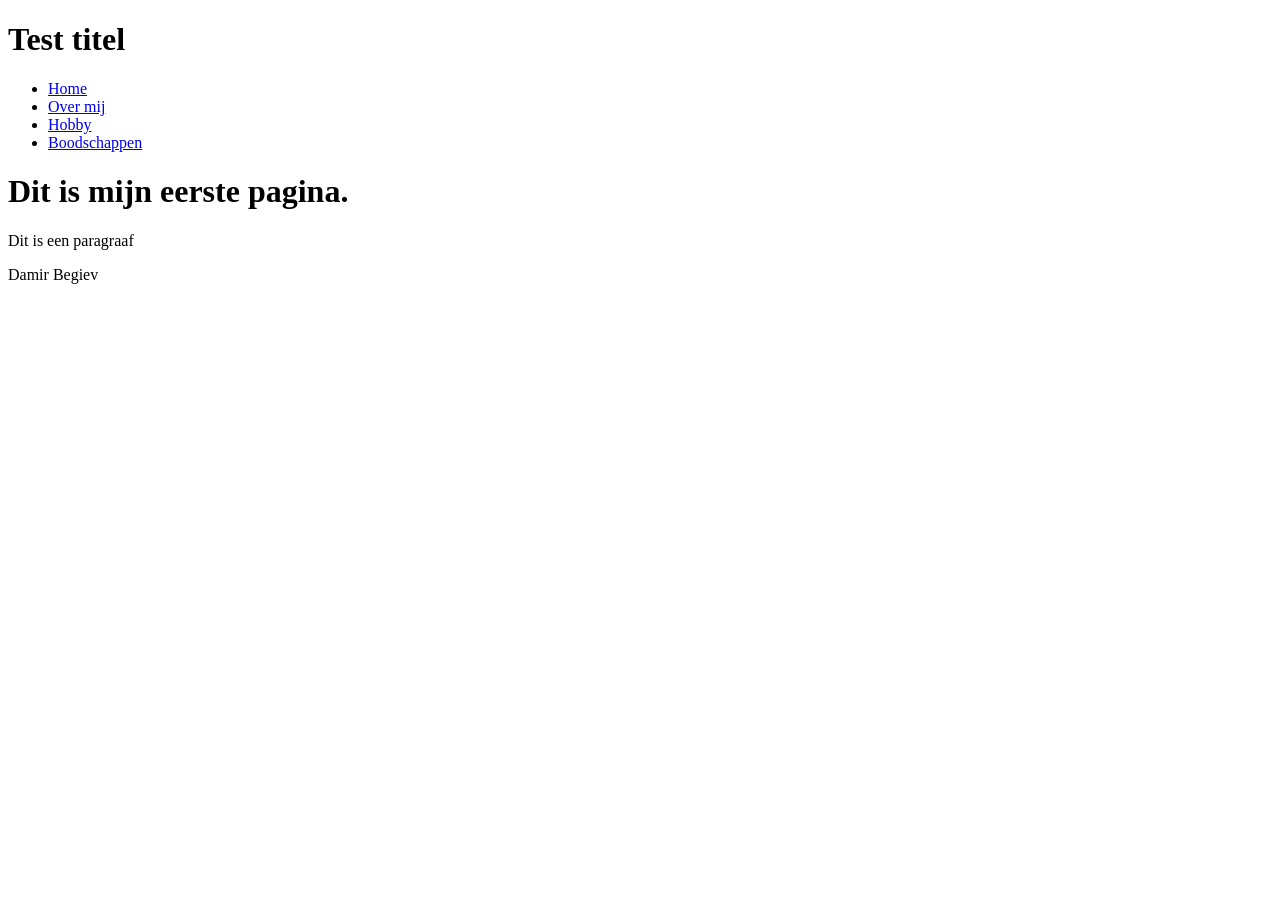
<file: labo_01/index.html>
<!DOCTYPE html>
<html lang="en">
<head>
    <meta charset="UTF-8">
    <meta name="viewport" content="width=device-width, initial-scale=1.0">
    <title>Document</title>
</head>
<body>
    <header>
        <h1>Test titel</h1>
        <nav>
            <ul>
                <li><a href="index.html">Home</a></li>
                <li><a href="over-mij.html">Over mij</a></li>
                <li><a href="hobby.html">Hobby</a></li>
                 <li><a href="boodschappen.html">Boodschappen</a></li>
            </ul>
        </nav>
    </header>
    <main>
    <h1>Dit is mijn eerste pagina.</h1>
    <p>Dit is een paragraaf</p>
    </main>
    <footer>
        <p>Damir Begiev</p>
    </footer>
</body>
</html>
</file>
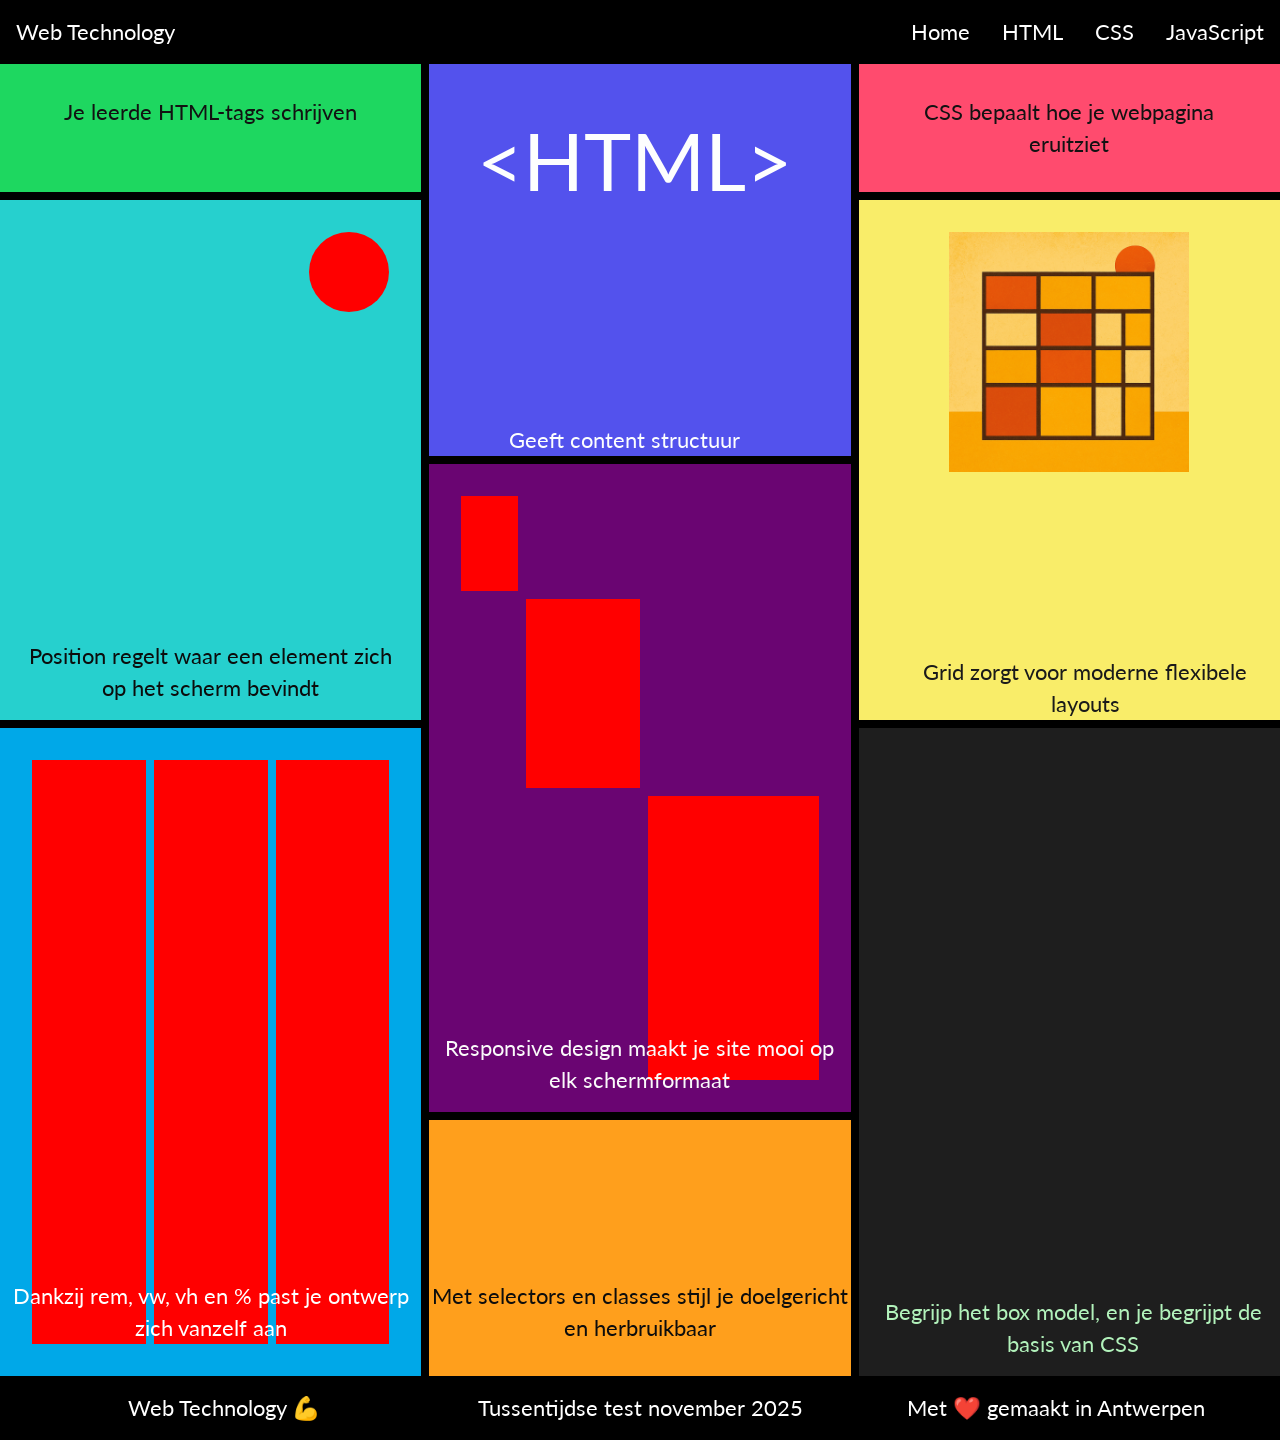
<file: opdracht/index.html>
<!DOCTYPE html>
<html lang="en">
<head>
	<meta charset="UTF-8">
	<meta http-equiv="X-UA-Compatible" content="IE=edge">
	<meta name="viewport" content="width=device-width, initial-scale=1.0">
	<link rel="stylesheet" href="reset.css">
	<link rel="preconnect" href="https://fonts.googleapis.com">
	<link rel="preconnect" href="https://fonts.gstatic.com" crossorigin>
	<link href="https://fonts.googleapis.com/css2?family=Lato:ital,wght@0,100;0,300;0,400;0,700;0,900;1,100;1,300;1,400;1,700;1,900&display=swap" rel="stylesheet">
	<link rel="stylesheet" href="stijl.css">
	<title>Web Technology - tussentijdse test november 2025</title>
</head>
<body>
	<header>
		<h1>Web Technology</h1>
		<nav>
			<ul>
				<li><a href="">Home</a></li>
				<li><a href="">HTML</a></li>
				<li><a href="">CSS</a></li>
				<li><a href="">JavaScript</a></li>
			</ul>
		</nav>
	</header>
	<main>
		<ul>
			<li><h2>Je leerde HTML-tags schrijven</h2></li>
			<li><h4>&lt;HTML&gt;</h4>
				<h2>Geeft content structuur</h2></li>
			<li><h2>CSS bepaalt hoe je webpagina eruitziet</h2></li>
			<li>
				<p></p>
				<h2>Position regelt waar een element zich op het scherm bevindt</h2></li>
			<li>
				<img src="grid.png" alt="">
				<h2>Grid zorgt voor moderne flexibele layouts</h2>
			</li>
			<li>
				<p></p>
				<p></p>
				<p></p>
				<h2>Responsive design maakt je site mooi op elk schermformaat</h2>
			</li>
			<li>
				<p></p>
				<p></p>
				<p></p>
				<h2>Dankzij rem, vw, vh en % past je ontwerp zich vanzelf aan</h2></li>
			<li><h2>Begrijp het box model, en je begrijpt de basis van CSS</h2></li>
			<li><h2>Met selectors en classes stijl je doelgericht en herbruikbaar</h2></li>
		</ul>
	</main>
	<footer>
		<ul>
			<li>Web Technology 💪</li>
			<li>Tussentijdse test november 2025</li>
			<li>Met ❤️ gemaakt in Antwerpen</li>
		</ul>
	</footer>
</body>
</html>
</file>
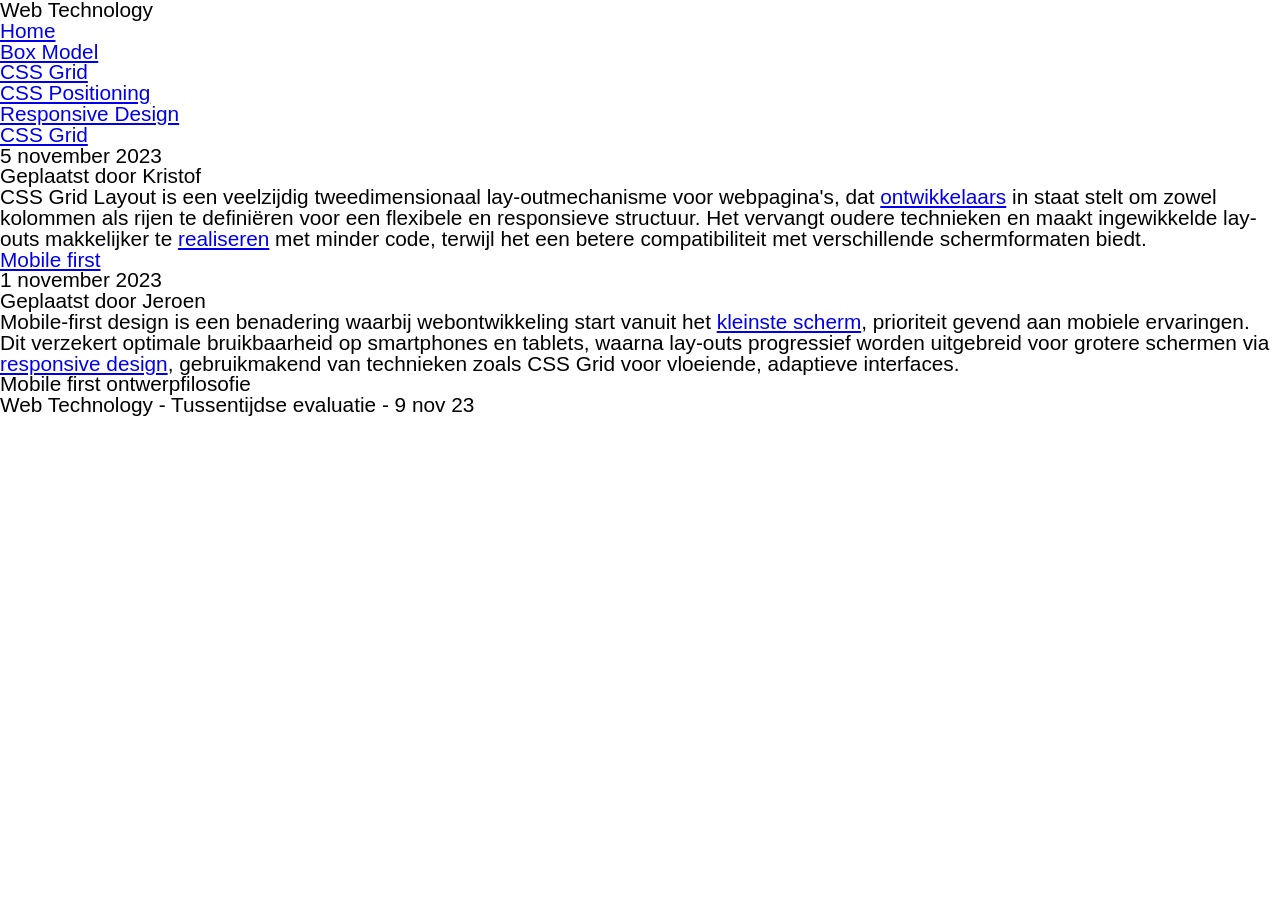
<file: voorbeeld ex 2023/index.html>
<!DOCTYPE html>
<html lang="en">
<head>
	<meta charset="UTF-8">
	<meta http-equiv="X-UA-Compatible" content="IE=edge">
	<meta name="viewport" content="width=device-width, initial-scale=1.0">
	<link rel="stylesheet" href="reset.css">
	<link rel="stylesheet" href="stijl.css">
	<title>Web Technology - Tussentijdse test - 9 november 2023</title>
</head>
<body>
    <header>
        <h3><span></span><span></span><span></span></h3>
        <h1>Web Technology</h1>
        <nav>
            <ul>
                <li>
                    <a href="#" class="geselecteerd">Home</a>
                </li>
                <li>
                    <a href="#">Box Model</a>
                </li>
                <li>
                    <a href="#">CSS Grid</a>
                </li>
                <li>
                    <a href="#">CSS Positioning</a>
                </li>
                <li>
                    <a href="#">Responsive Design</a>
                </li>
            </ul>
        </nav>
    </header>
    <main>
        <article>
            <h2><a href="#">CSS Grid</a></h2>
            <h4>5 november 2023<br>Geplaatst door Kristof</h4>
            <p>CSS Grid Layout is een veelzijdig tweedimensionaal lay-outmechanisme voor webpagina's, dat <a href="#">ontwikkelaars</a> in staat stelt om zowel kolommen als rijen te definiëren voor een flexibele en responsieve structuur. Het vervangt oudere technieken en maakt ingewikkelde lay-outs makkelijker te <a href="#">realiseren</a> met minder code, terwijl het een betere compatibiliteit met verschillende schermformaten biedt.</p>
            <ul class="figuur figuur_1">
                <li></li>
                <li></li>
                <li></li>
                <li></li>
                <li></li>
            </ul>
        </article>
        <article>
            <h2><a href="#"> Mobile first</a></h2>
            <h4>1 november 2023<br>Geplaatst door Jeroen</h4>
            <p>Mobile-first design is een benadering waarbij webontwikkeling start vanuit het <a href="#">kleinste scherm</a>, prioriteit gevend aan mobiele ervaringen. Dit verzekert optimale bruikbaarheid op smartphones en tablets, waarna lay-outs progressief worden uitgebreid voor grotere schermen via <a href="#">responsive design</a>, gebruikmakend van technieken zoals CSS Grid voor vloeiende, adaptieve interfaces.</p>
            <div class="figuur figuur_2">
                <h3>Mobile first ontwerpfilosofie</h3>
                <p></p>
                <p></p>
            </div>
        </article>
    </main>
    <footer>
        <p>Web Technology - Tussentijdse evaluatie - 9 nov 23</p>
    </footer>
</body>
</html>
</file>
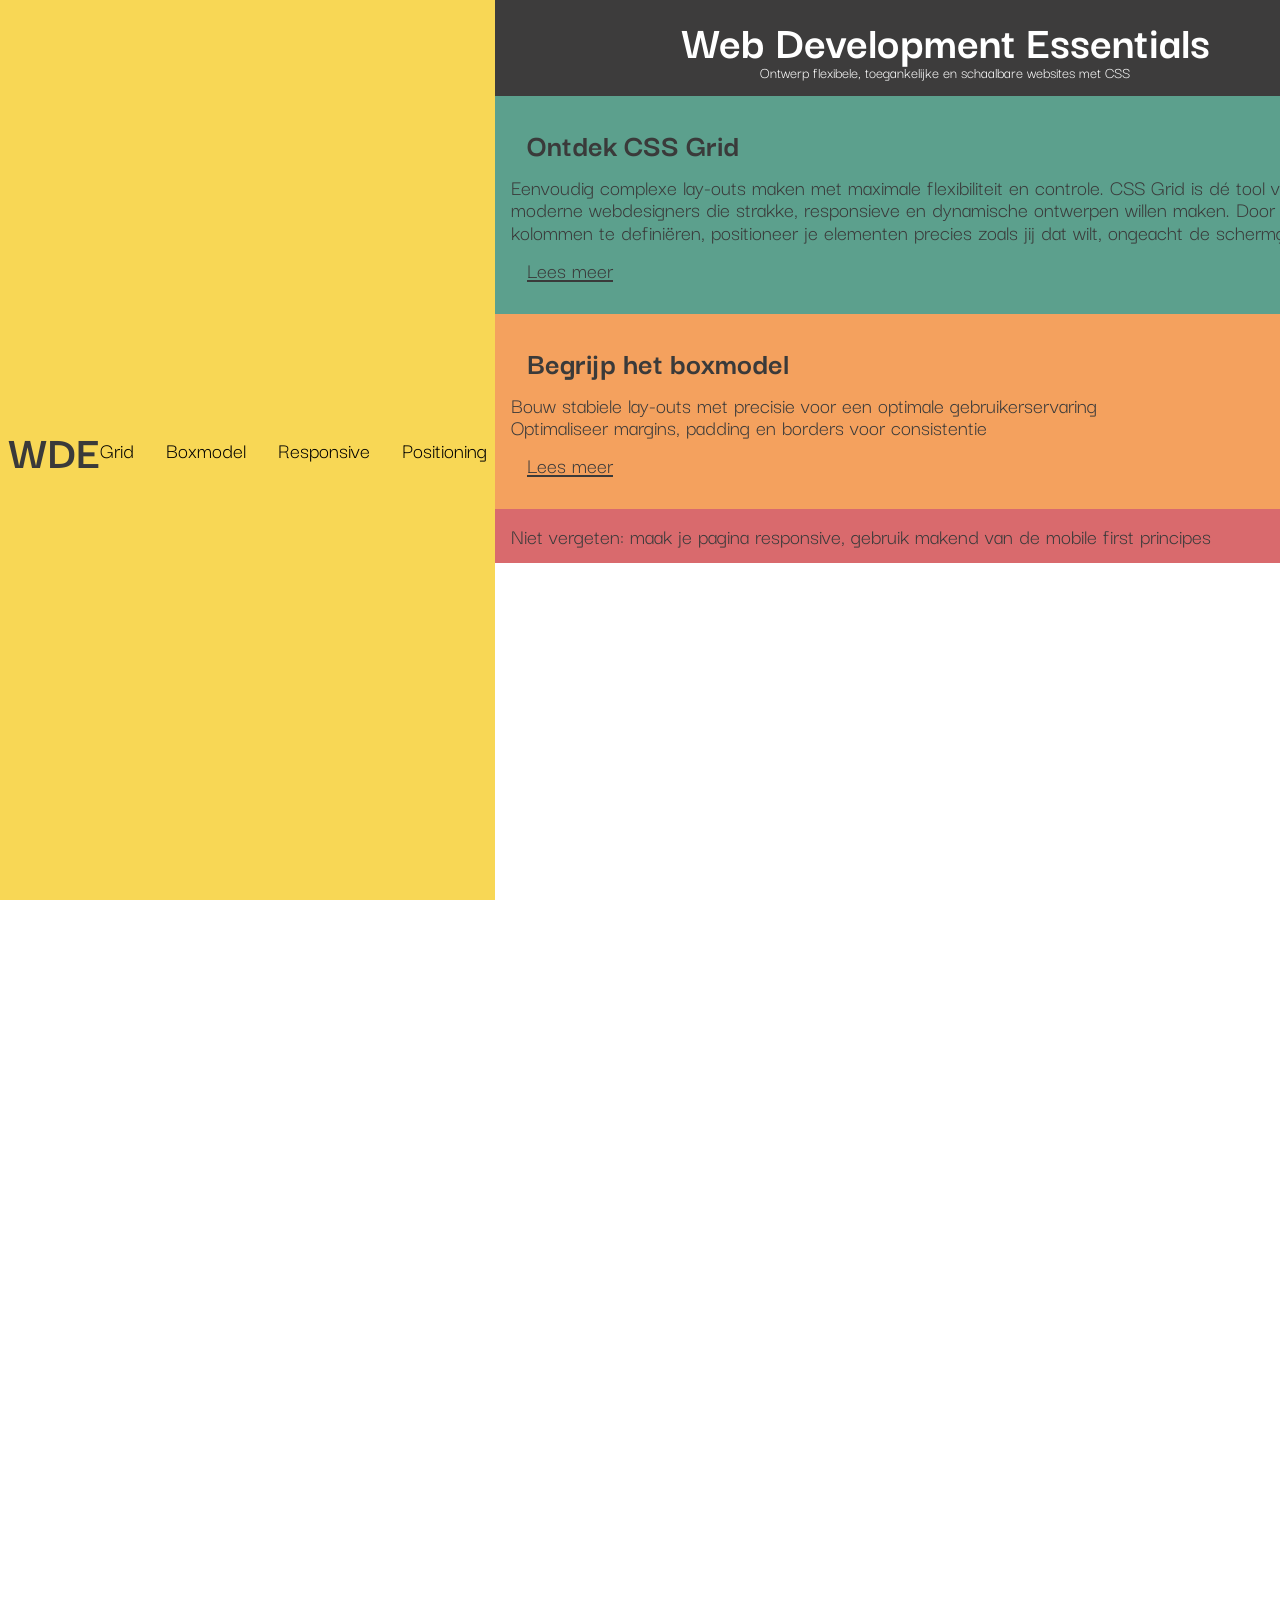
<file: voorbeeld ex 2024/index.html>
<!DOCTYPE html>
<html lang="en">
<head>
	<meta charset="UTF-8">
	<meta http-equiv="X-UA-Compatible" content="IE=edge">
	<meta name="viewport" content="width=device-width, initial-scale=1.0">
	<link rel="stylesheet" href="reset.css">
    <link rel="preconnect" href="https://fonts.googleapis.com">
    <link rel="preconnect" href="https://fonts.gstatic.com" crossorigin>
    <link href="https://fonts.googleapis.com/css2?family=Darker+Grotesque:wght@400;500;600&display=swap" rel="stylesheet">
	<link rel="stylesheet" href="stijl.css">
	<title>Template-bestand</title>
</head>
<body>
        <header>
            <h1>WDE</h1>
            <nav>
                <ul>
                    <li><a href="#">Grid</a></li>
                    <li><a href="#">Boxmodel</a></li>
                    <li><a href="#">Responsive</a></li>
                    <li><a href="#">Positioning</a></li>
                </ul>
            </nav>
        </header>
        <main>
            <h2>Web Development Essentials<span>Ontwerp flexibele, toegankelijke en schaalbare websites met CSS</span></h2>
            <section>
                <h3>Ontdek CSS Grid</h3>
                <p>Eenvoudig complexe lay-outs maken met maximale flexibiliteit en controle. CSS Grid is dé tool voor moderne webdesigners die strakke, responsieve en dynamische ontwerpen willen maken. Door rijen en kolommen te definiëren, positioneer je elementen precies zoals jij dat wilt, ongeacht de schermgrootte. <a href="#">Lees meer</a></p>
            </section>
            <ul>
                <li>Begrijp het boxmodel</li>
                <li>Bouw stabiele lay-outs met precisie voor een optimale gebruikerservaring</li>
                <li>Optimaliseer margins, padding en borders voor consistentie</li>
                <li><a href="#">Lees meer</a></li>
            </ul>
            <h4>Niet vergeten: maak je pagina responsive, gebruik makend van de mobile first principes</h4>
            <p>CSS Grid biedt een flexibele manier om complexe lay-outs te maken. Met rijen en kolommen kun je elementen eenvoudig organiseren, wat ideaal is voor responsieve ontwerpen die goed werken op elk schermformaat.</p>
            <p>Responsive design past je website aan voor verschillende schermgroottes, zodat gebruikers altijd een optimale ervaring hebben, ongeacht hun apparaat.</p>
            <p>Het boxmodel is de basis van elk web-element en bepaalt de structuur met content, padding, border en margin. Een goed begrip van het boxmodel helpt bij het creëren van stabiele en consistente lay-outs.</p>
        </main>
        <footer><p>Vaardigheidstoets - Web Technology - 6.11.2024 - 9-11u</p></footer>
</body>
</html>
</file>
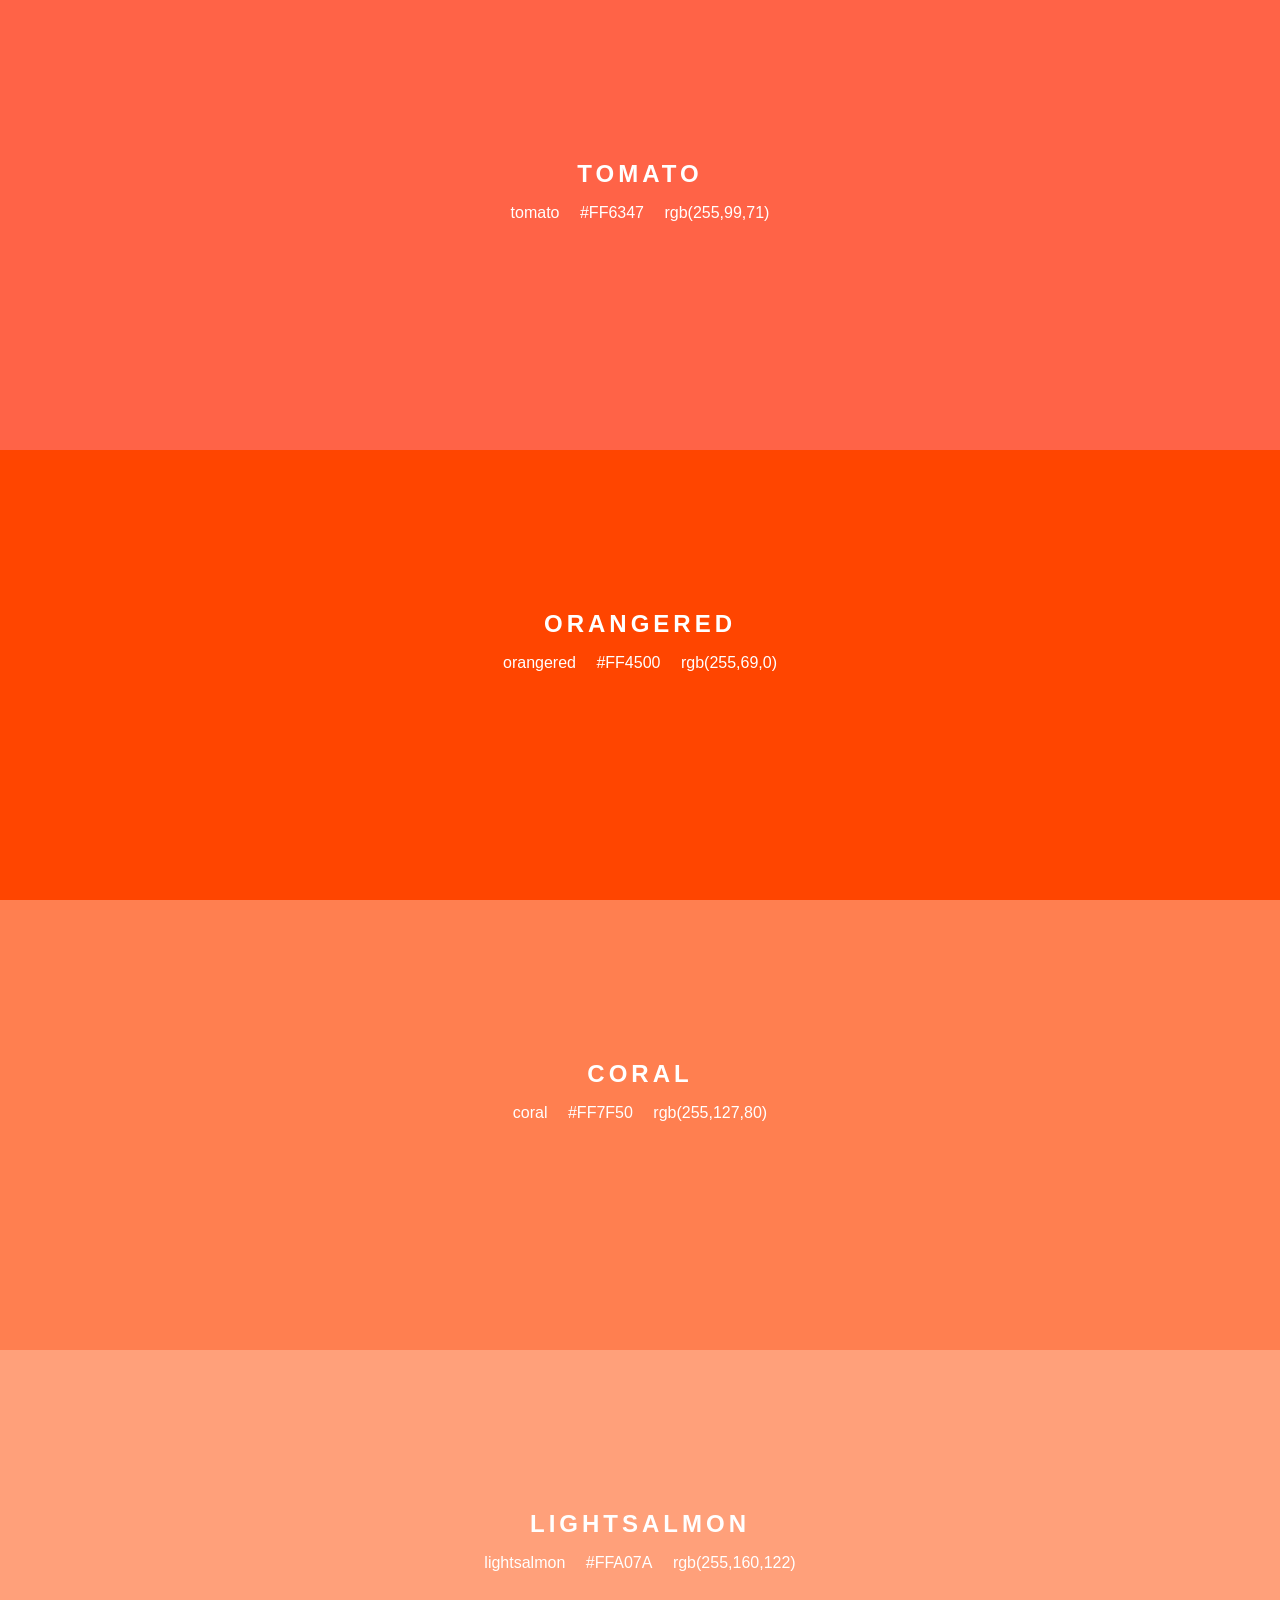
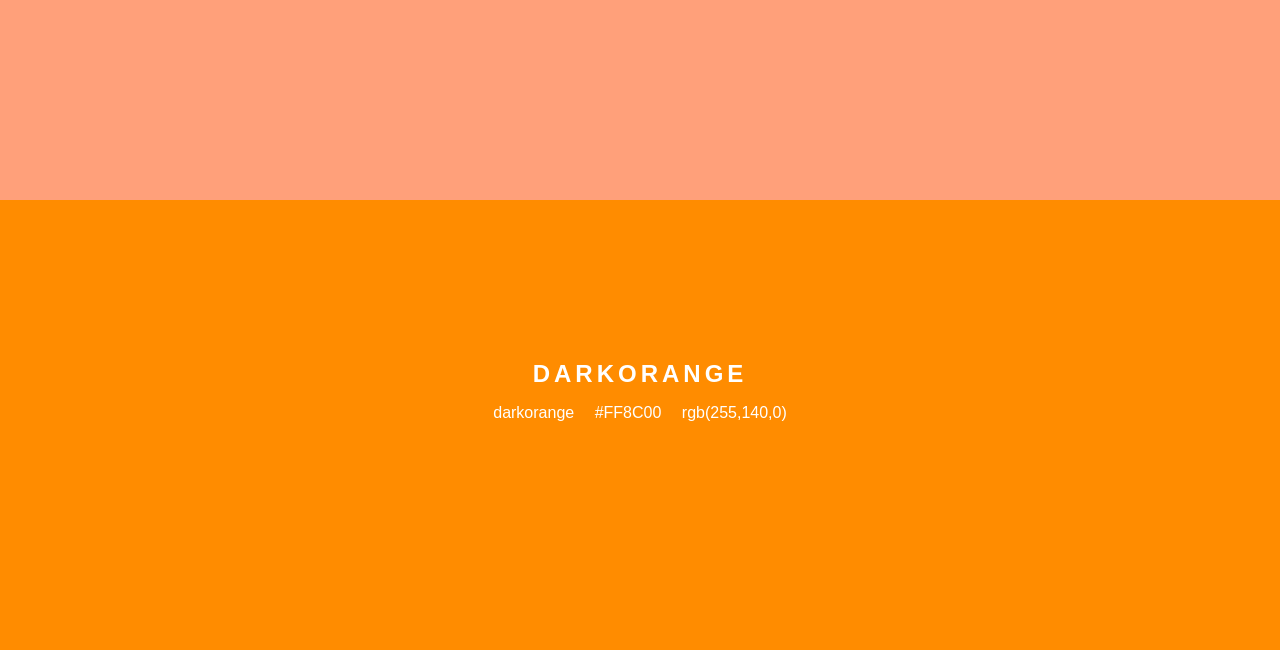
<file: labo-03/kleuren/index.html>
<!doctype html>
<html lang="en">
<head>
  <meta charset="utf-8">
  <meta name="viewport" content="width=device-width, initial-scale=1">
  <title>Labo 3 - Kleurenstalen</title>
  <link rel="stylesheet" href="css/reset.css">
  <link rel="stylesheet" href="css/stijl.css">
</head>
<body>
  <!-- Do not change this file. Write your CSS in css/stijl.css. -->
  <ul>
    <li class="tomato">
      <h2>TOMATO</h2>
      <p class="codes"><span>tomato</span> <span>#FF6347</span> <span>rgb(255,99,71)</span></p>
    </li>
    <li class="orangered">
      <h2>ORANGERED</h2>
      <p class="codes"><span>orangered</span> <span>#FF4500</span> <span>rgb(255,69,0)</span></p>
    </li>
    <li class="coral">
      <h2>CORAL</h2>
      <p class="codes"><span>coral</span> <span>#FF7F50</span> <span>rgb(255,127,80)</span></p>
    </li>
    <li class="lightsalmon">
      <h2>LIGHTSALMON</h2>
      <p class="codes"><span>lightsalmon</span> <span>#FFA07A</span> <span>rgb(255,160,122)</span></p>
    </li>
    <li class="darkorange">
      <h2>DARKORANGE</h2>
      <p class="codes"><span>darkorange</span> <span>#FF8C00</span> <span>rgb(255,140,0)</span></p>
    </li>
  </ul>
</body>
</html>
</file>
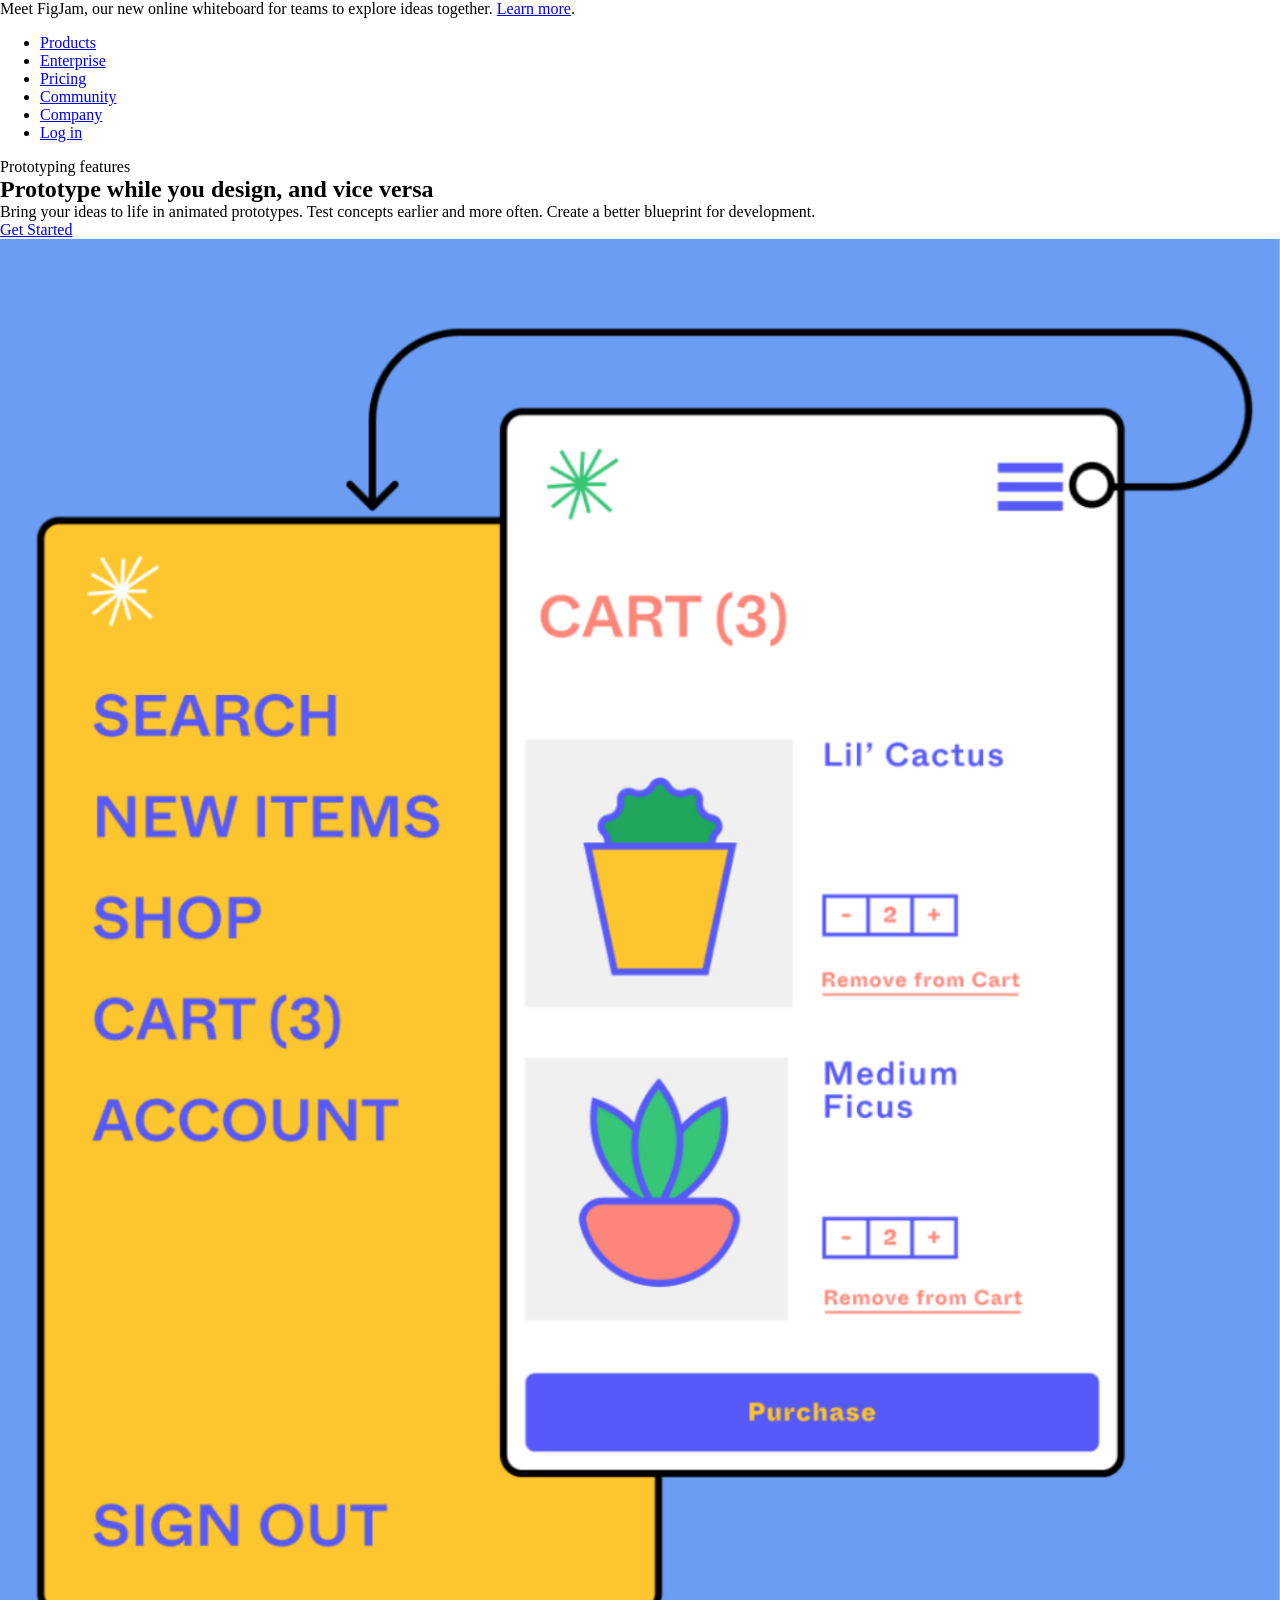
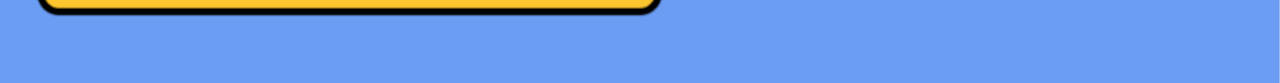
<file: labo-03/landing/index.html>
<!doctype html>
<html lang="en">
<head>
  <meta charset="utf-8">
  <meta name="viewport" content="width=device-width, initial-scale=1">
  <title>Labo 3 - Landingspagina</title>
  <link rel="stylesheet" href="css/reset.css">
  <link rel="stylesheet" href="css/stijl.css">
</head>
<body>
  <!-- Do not change this file. Write your CSS in css/stijl.css.
       Not visible in the screenshot: on :hover and :focus the links in the
       banner and in the navigation get an underline, and the button turns
       dark grey (#333333) instead of black. -->
  <div class="banner">
    <p>Meet FigJam, our new online whiteboard for teams to explore ideas together. <a href="#">Learn more</a>.</p>
  </div>
  <header>
    <nav>
      <ul>
        <li><a href="#">Products</a></li>
        <li><a href="#">Enterprise</a></li>
        <li><a href="#">Pricing</a></li>
        <li><a href="#">Community</a></li>
        <li><a href="#">Company</a></li>
        <li><a href="#">Log in</a></li>
      </ul>
    </nav>
  </header>
  <main>
    <article>
      <p class="bovenkop">Prototyping features</p>
      <h1>Prototype while you design, and vice versa</h1>
      <p>Bring your ideas to life in animated prototypes. Test concepts earlier and more often. Create a better blueprint for development.</p>
      <a href="#" class="knop">Get Started</a>
    </article><!-- no whitespace between these two tags: see syllabus 3.7 --><div class="afbeelding">
      <img src="afbeeldingen/prototype.png" alt="Prototype of a plant shop: a yellow menu panel next to a white cart screen">
    </div>
  </main>
</body>
</html>
</file>
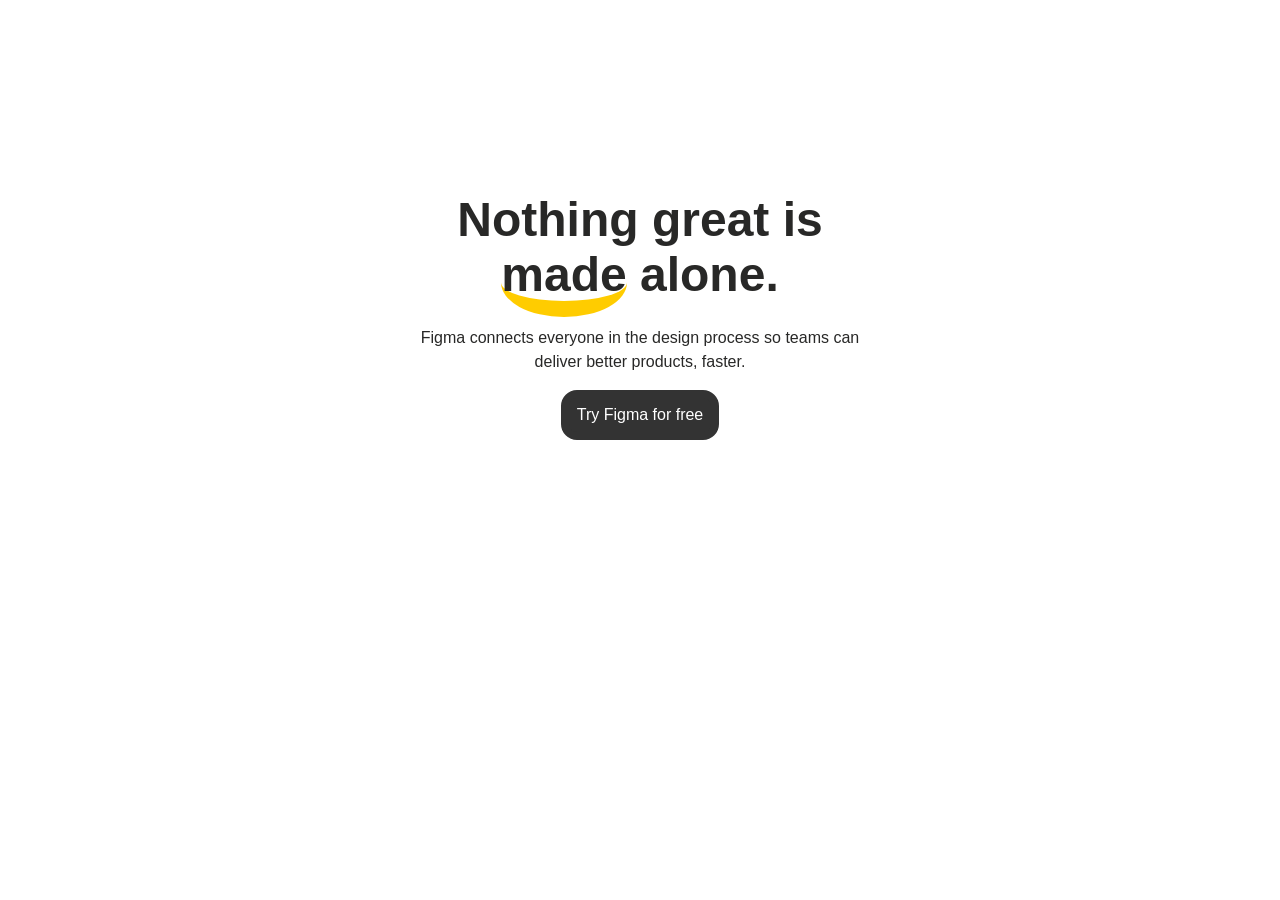
<file: labo-03/slogan/index.html>
<!doctype html>
<html lang="en">
<head>
  <meta charset="utf-8">
  <meta name="viewport" content="width=device-width, initial-scale=1">
  <title>Labo 3 - Slogan</title>
  <link rel="stylesheet" href="css/reset.css">
  <link rel="stylesheet" href="css/stijl.css">
</head>
<body>
  <!-- Do not change this file. Write your CSS in css/stijl.css.
       Not visible in the screenshot: on :hover and :focus the button turns
       dark grey (#333333) instead of black. -->
  <h2>Nothing great is <span>made</span> alone.</h2>
  <p>Figma connects everyone in the design process so teams can deliver better products, faster.</p>
  <a href="https://www.figma.com">Try Figma for free</a>
</body>
</html>
</file>
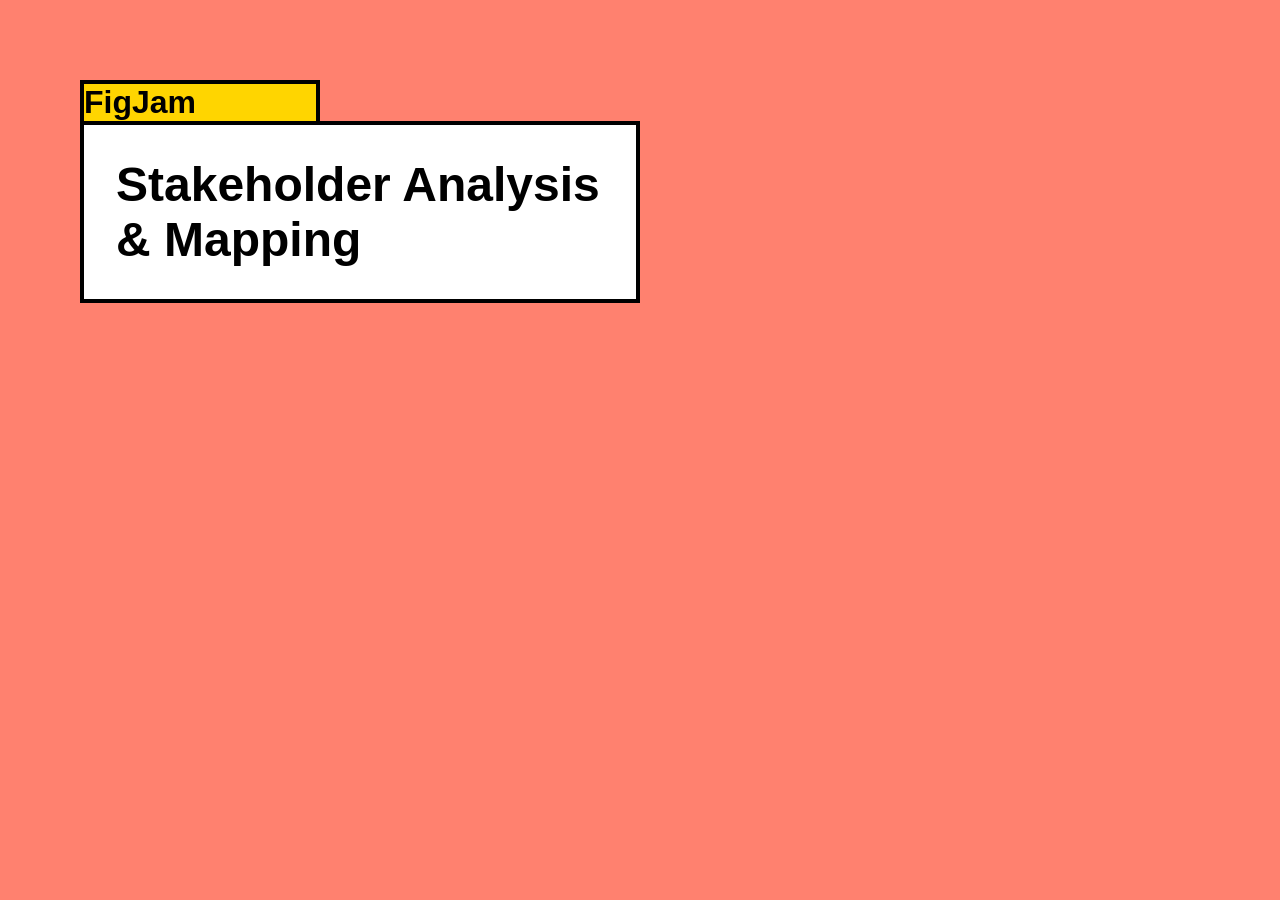
<file: labo-03/tabblad/index.html>
<!doctype html>
<html lang="en">
<head>
  <meta charset="utf-8">
  <meta name="viewport" content="width=device-width, initial-scale=1">
  <title>Labo 3 - Tabblad</title>
  <link rel="stylesheet" href="css/reset.css">
  <link rel="stylesheet" href="css/stijl.css">
</head>
<body>
  <!-- Do not change this file. Write your CSS in css/stijl.css. -->
  <h1>FigJam</h1>
  <h2>Stakeholder Analysis &amp; Mapping</h2>
</body>
</html>
</file>
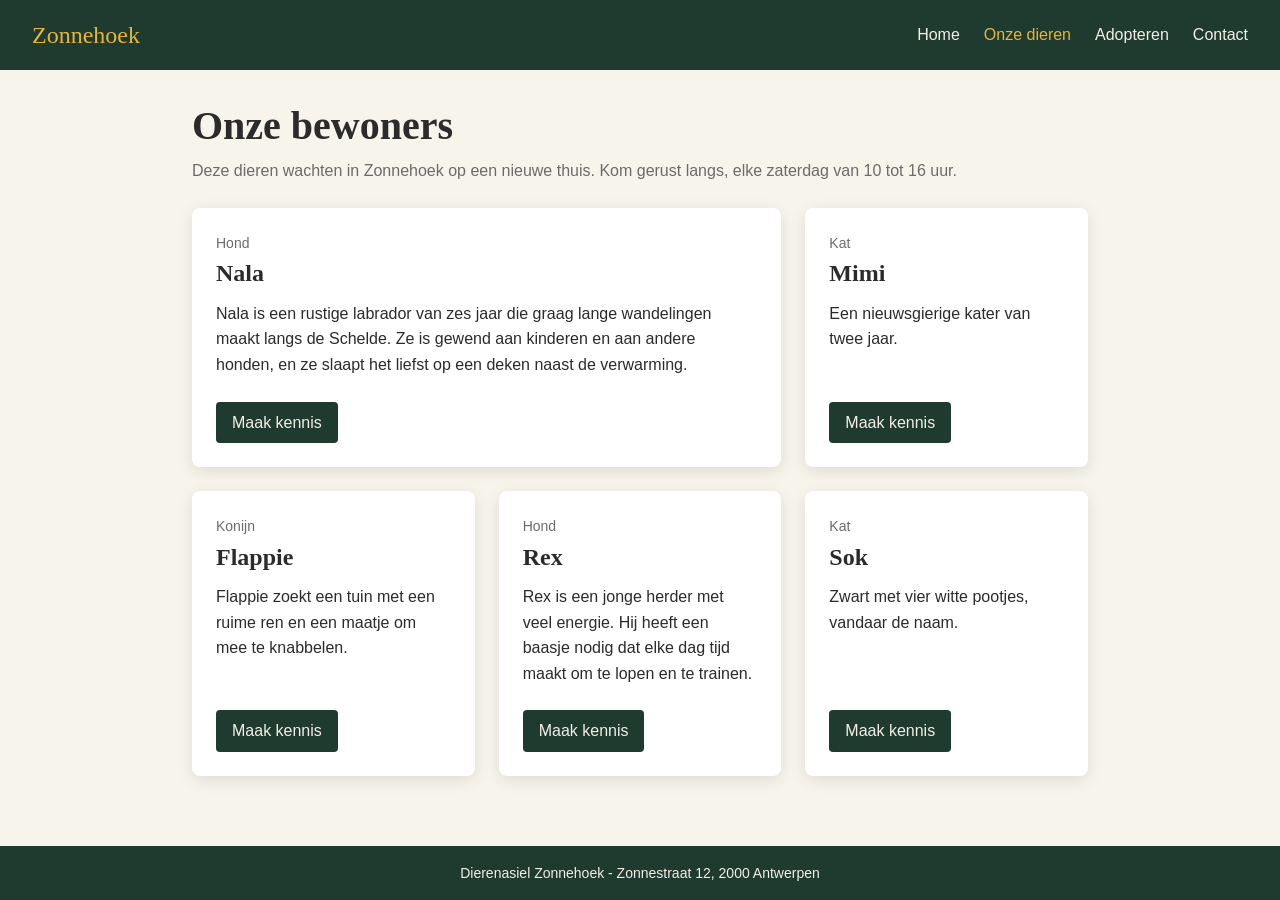
<file: labo-04/dierenasiel/index.html>
<!doctype html>
<html lang="nl">
<head>
  <meta charset="utf-8">
  <meta name="viewport" content="width=device-width, initial-scale=1">
  <title>Labo 4 - Dierenasiel Zonnehoek</title>
  <link rel="stylesheet" href="css/reset.css">
  <link rel="stylesheet" href="css/stijl.css">
</head>
<body>
  <!-- Do not change this file. Write your CSS in css/stijl.css.
       Not visible in the screenshot: on :hover and :focus the links in the
       navigation get an underline, and a button turns dark (#2b2b2b). -->
  <header>
    <a class="logo" href="index.html">Zonnehoek</a>
    <nav>
      <ul>
        <li><a href="index.html">Home</a></li>
        <li><a href="dieren.html" class="actief">Onze dieren</a></li>
        <li><a href="adopteren.html">Adopteren</a></li>
        <li><a href="contact.html">Contact</a></li>
      </ul>
    </nav>
  </header>
  <main>
    <h1>Onze bewoners</h1>
    <p class="intro">Deze dieren wachten in Zonnehoek op een nieuwe thuis. Kom gerust langs, elke zaterdag van 10 tot 16 uur.</p>
    <ul class="kaarten">
      <li class="kaart uitgelicht">
        <p class="soort">Hond</p>
        <h2>Nala</h2>
        <p class="beschrijving">Nala is een rustige labrador van zes jaar die graag lange wandelingen maakt langs de Schelde. Ze is gewend aan kinderen en aan andere honden, en ze slaapt het liefst op een deken naast de verwarming.</p>
        <a class="knop" href="#">Maak kennis</a>
      </li>
      <li class="kaart">
        <p class="soort">Kat</p>
        <h2>Mimi</h2>
        <p class="beschrijving">Een nieuwsgierige kater van twee jaar.</p>
        <a class="knop" href="#">Maak kennis</a>
      </li>
      <li class="kaart">
        <p class="soort">Konijn</p>
        <h2>Flappie</h2>
        <p class="beschrijving">Flappie zoekt een tuin met een ruime ren en een maatje om mee te knabbelen.</p>
        <a class="knop" href="#">Maak kennis</a>
      </li>
      <li class="kaart">
        <p class="soort">Hond</p>
        <h2>Rex</h2>
        <p class="beschrijving">Rex is een jonge herder met veel energie. Hij heeft een baasje nodig dat elke dag tijd maakt om te lopen en te trainen.</p>
        <a class="knop" href="#">Maak kennis</a>
      </li>
      <li class="kaart">
        <p class="soort">Kat</p>
        <h2>Sok</h2>
        <p class="beschrijving">Zwart met vier witte pootjes, vandaar de naam.</p>
        <a class="knop" href="#">Maak kennis</a>
      </li>
    </ul>
  </main>
  <footer>
    <p>Dierenasiel Zonnehoek - Zonnestraat 12, 2000 Antwerpen</p>
  </footer>
</body>
</html>
</file>
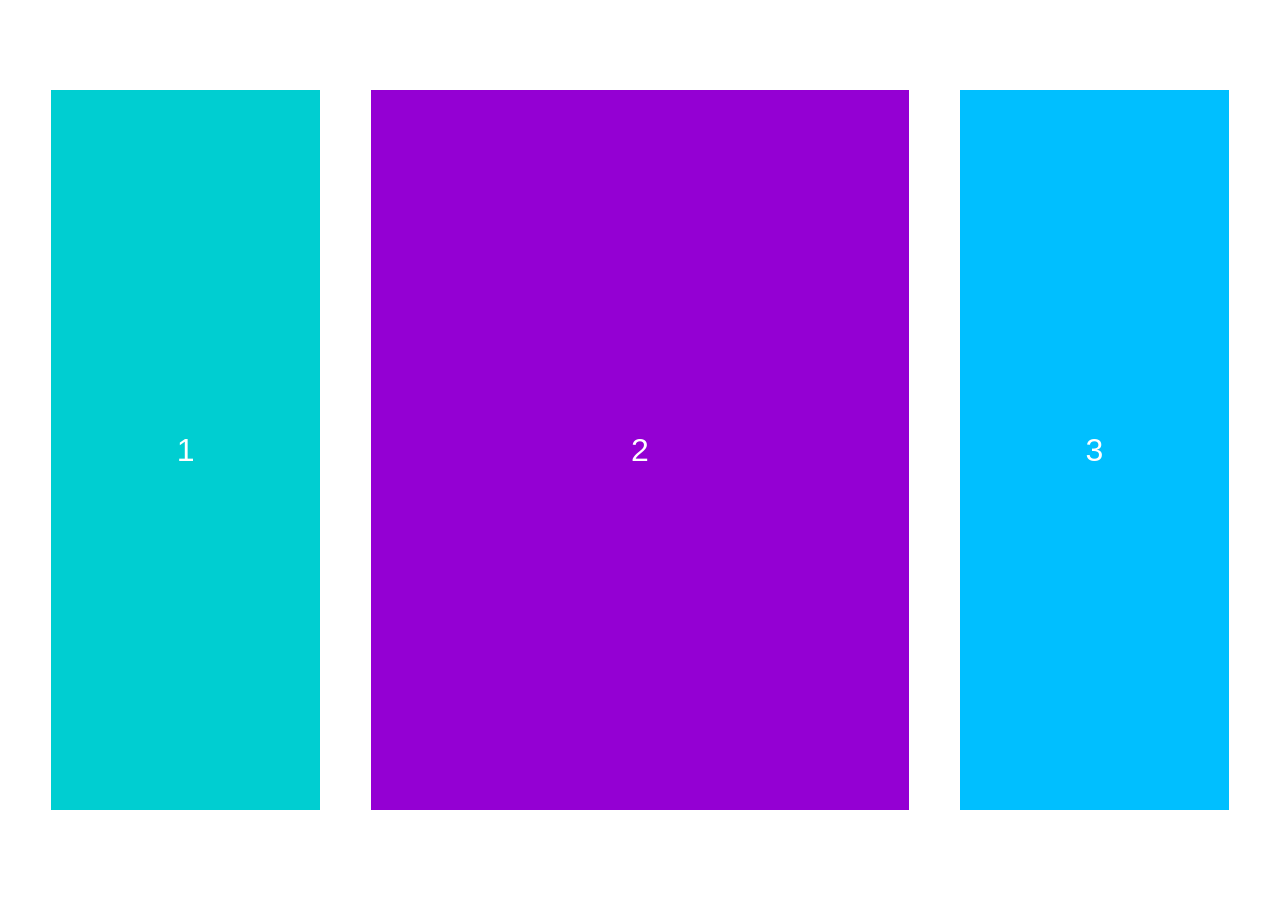
<file: labo-04/kolommen/index.html>
<!doctype html>
<html lang="nl">
<head>
  <meta charset="utf-8">
  <meta name="viewport" content="width=device-width, initial-scale=1">
  <title>Labo 4 - Drie kolommen</title>
  <link rel="stylesheet" href="css/reset.css">
  <link rel="stylesheet" href="css/stijl.css">
</head>
<body>
  <!-- Do not change this file. Write your CSS in css/stijl.css. -->
  <main>
    <div>1</div>
    <div>2</div>
    <div>3</div>
  </main>
</body>
</html>
</file>
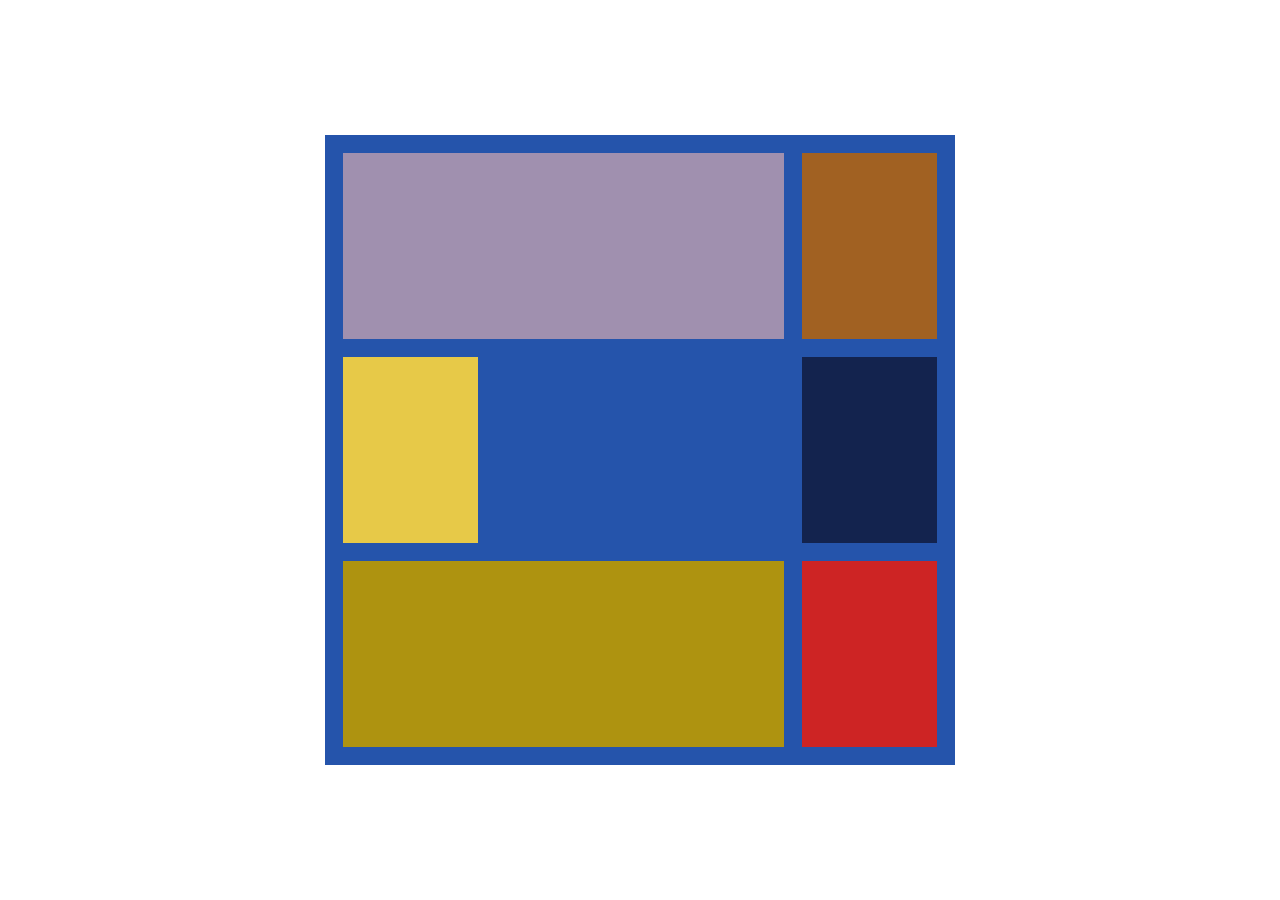
<file: labo-04/mondriaan/index.html>
<!doctype html>
<html lang="nl">
<head>
  <meta charset="utf-8">
  <meta name="viewport" content="width=device-width, initial-scale=1">
  <title>Labo 4 - Mondriaan</title>
  <link rel="stylesheet" href="css/reset.css">
  <link rel="stylesheet" href="css/stijl.css">
</head>
<body>
  <!-- Do not change this file. Write your CSS in css/stijl.css. -->
  <main class="schilderij">
    <div class="lila"></div>
    <div class="bruin"></div>
    <div class="geel"></div>
    <div class="marine"></div>
    <div class="olijf"></div>
    <div class="rood"></div>
  </main>
</body>
</html>
</file>
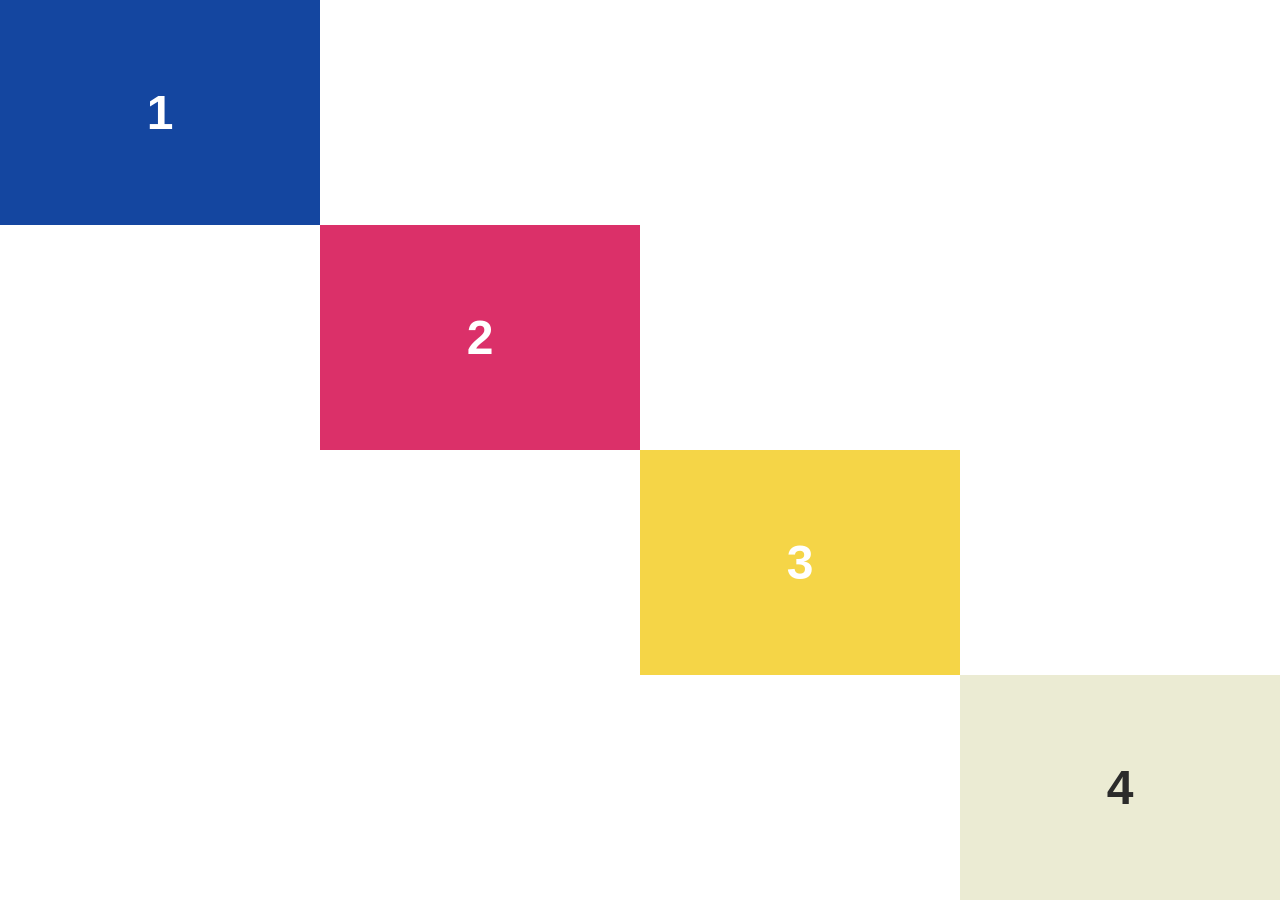
<file: labo-04/trap/index.html>
<!doctype html>
<html lang="nl">
<head>
  <meta charset="utf-8">
  <meta name="viewport" content="width=device-width, initial-scale=1">
  <title>Labo 4 - Trap</title>
  <link rel="stylesheet" href="css/reset.css">
  <link rel="stylesheet" href="css/stijl.css">
</head>
<body>
  <!-- Do not change this file. Write your CSS in css/stijl.css. -->
  <main class="trap">
    <div class="trede">1</div>
    <div class="trede">2</div>
    <div class="trede">3</div>
    <div class="trede">4</div>
  </main>
</body>
</html>
</file>
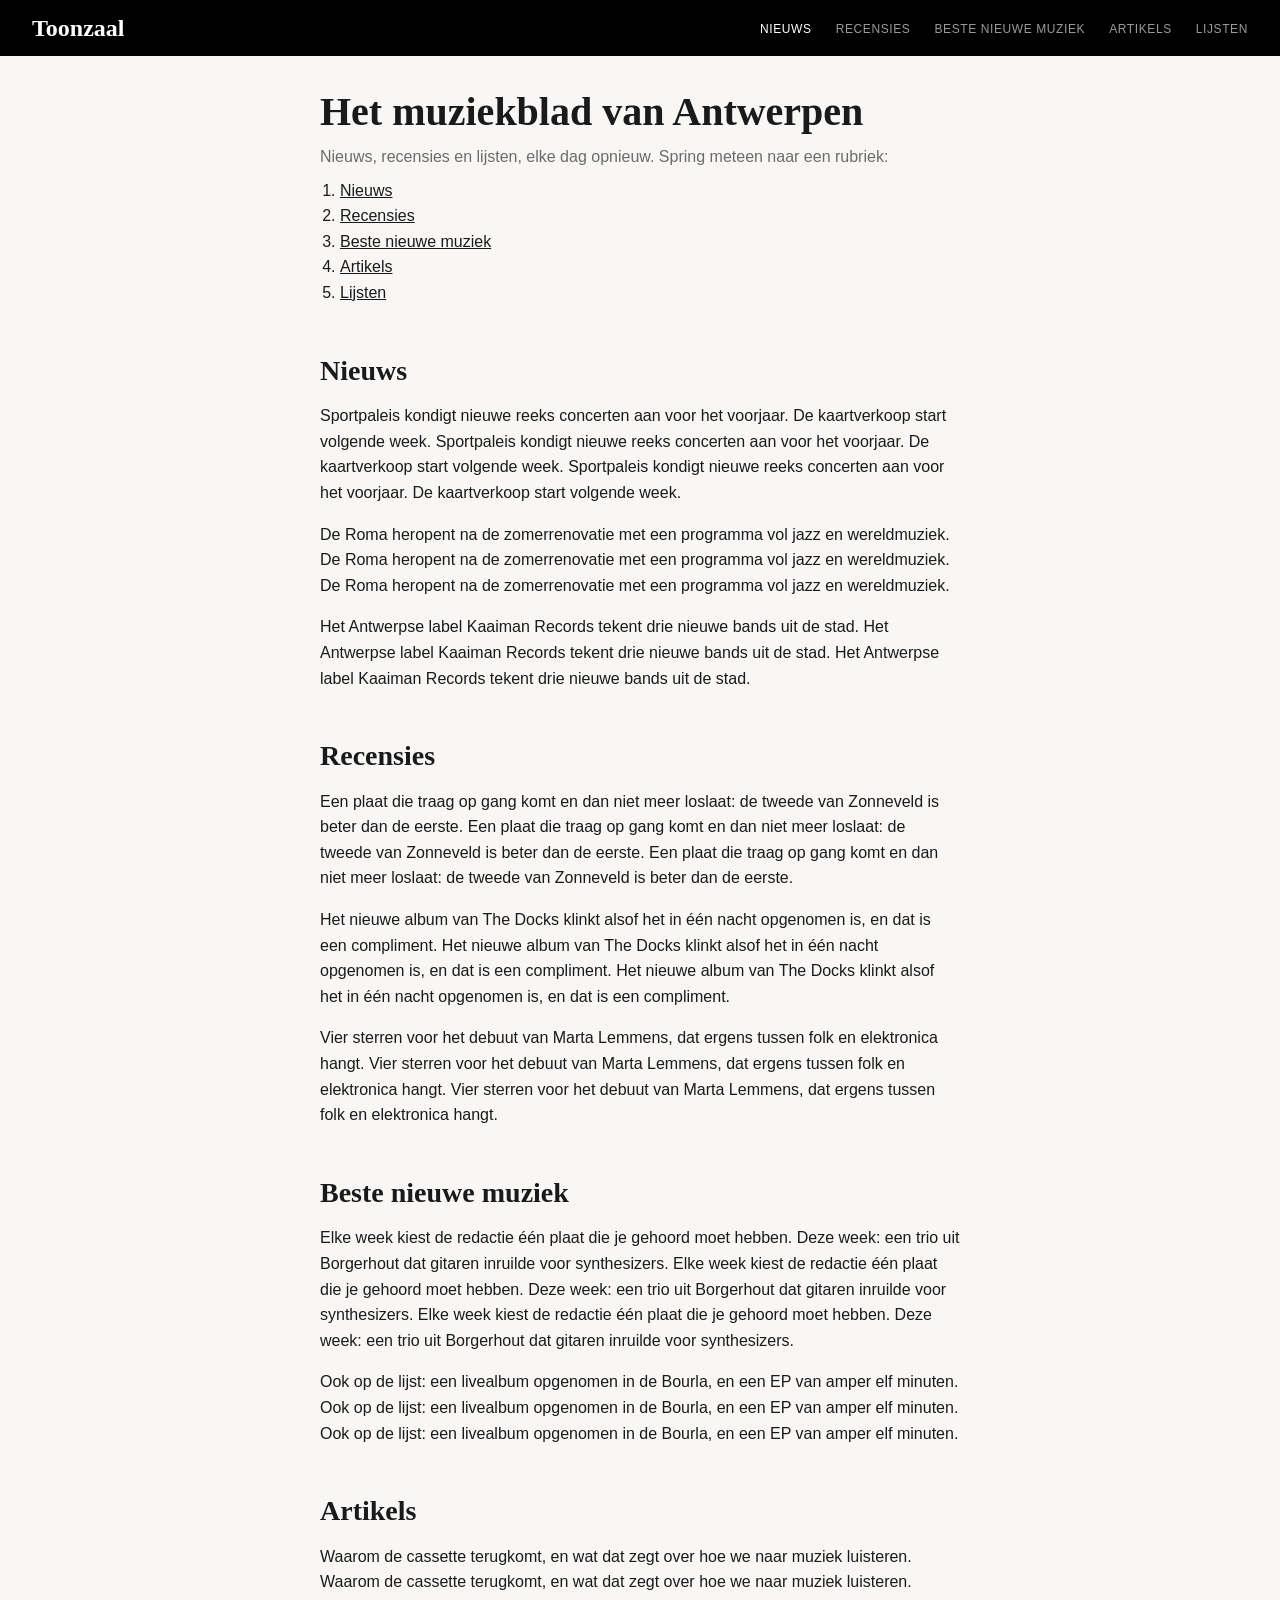
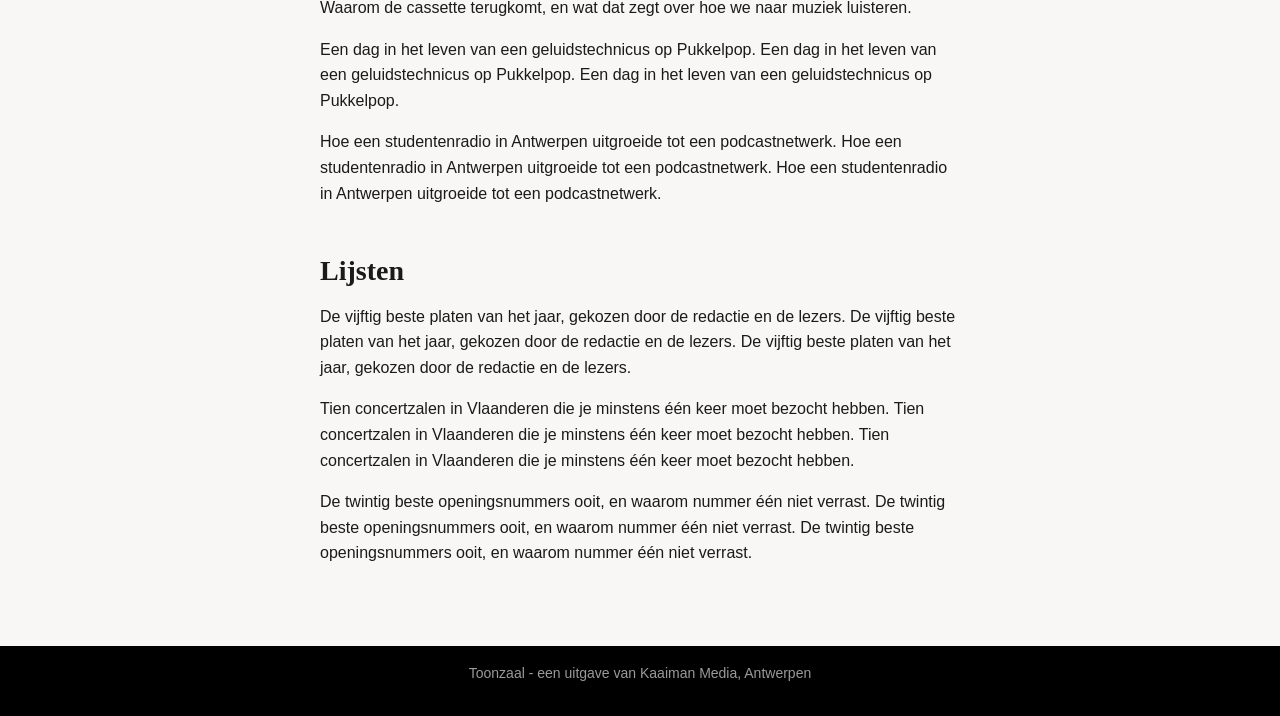
<file: labo-05/balk/index.html>
<!doctype html>
<html lang="nl">
<head>
  <meta charset="utf-8">
  <meta name="viewport" content="width=device-width, initial-scale=1">
  <title>Labo 5 - Toonzaal</title>
  <link rel="stylesheet" href="css/reset.css">
  <link rel="stylesheet" href="css/stijl.css">
</head>
<body>
  <!-- Do not change this file. Write your CSS in css/stijl.css.
       Not visible in the screenshot: on :hover and :focus a link in the bar turns white. -->
  <header>
    <a class="logo" href="index.html">Toonzaal</a>
    <nav>
      <ul>
        <li><a href="#nieuws" class="actief">Nieuws</a></li>
        <li><a href="#recensies">Recensies</a></li>
        <li><a href="#beste">Beste nieuwe muziek</a></li>
        <li><a href="#artikels">Artikels</a></li>
        <li><a href="#lijsten">Lijsten</a></li>
      </ul>
    </nav>
  </header>
  <main>
    <h1>Het muziekblad van Antwerpen</h1>
    <p class="intro">Nieuws, recensies en lijsten, elke dag opnieuw. Spring meteen naar een rubriek:</p>
    <ol class="inhoud">
        <li><a href="#nieuws">Nieuws</a></li>
        <li><a href="#recensies">Recensies</a></li>
        <li><a href="#beste">Beste nieuwe muziek</a></li>
        <li><a href="#artikels">Artikels</a></li>
        <li><a href="#lijsten">Lijsten</a></li>
    </ol>
    <section id="nieuws">
      <h2>Nieuws</h2>
      <p>Sportpaleis kondigt nieuwe reeks concerten aan voor het voorjaar. De kaartverkoop start volgende week. Sportpaleis kondigt nieuwe reeks concerten aan voor het voorjaar. De kaartverkoop start volgende week. Sportpaleis kondigt nieuwe reeks concerten aan voor het voorjaar. De kaartverkoop start volgende week.</p>
      <p>De Roma heropent na de zomerrenovatie met een programma vol jazz en wereldmuziek. De Roma heropent na de zomerrenovatie met een programma vol jazz en wereldmuziek. De Roma heropent na de zomerrenovatie met een programma vol jazz en wereldmuziek.</p>
      <p>Het Antwerpse label Kaaiman Records tekent drie nieuwe bands uit de stad. Het Antwerpse label Kaaiman Records tekent drie nieuwe bands uit de stad. Het Antwerpse label Kaaiman Records tekent drie nieuwe bands uit de stad.</p>
    </section>
    <section id="recensies">
      <h2>Recensies</h2>
      <p>Een plaat die traag op gang komt en dan niet meer loslaat: de tweede van Zonneveld is beter dan de eerste. Een plaat die traag op gang komt en dan niet meer loslaat: de tweede van Zonneveld is beter dan de eerste. Een plaat die traag op gang komt en dan niet meer loslaat: de tweede van Zonneveld is beter dan de eerste.</p>
      <p>Het nieuwe album van The Docks klinkt alsof het in één nacht opgenomen is, en dat is een compliment. Het nieuwe album van The Docks klinkt alsof het in één nacht opgenomen is, en dat is een compliment. Het nieuwe album van The Docks klinkt alsof het in één nacht opgenomen is, en dat is een compliment.</p>
      <p>Vier sterren voor het debuut van Marta Lemmens, dat ergens tussen folk en elektronica hangt. Vier sterren voor het debuut van Marta Lemmens, dat ergens tussen folk en elektronica hangt. Vier sterren voor het debuut van Marta Lemmens, dat ergens tussen folk en elektronica hangt.</p>
    </section>
    <section id="beste">
      <h2>Beste nieuwe muziek</h2>
      <p>Elke week kiest de redactie één plaat die je gehoord moet hebben. Deze week: een trio uit Borgerhout dat gitaren inruilde voor synthesizers. Elke week kiest de redactie één plaat die je gehoord moet hebben. Deze week: een trio uit Borgerhout dat gitaren inruilde voor synthesizers. Elke week kiest de redactie één plaat die je gehoord moet hebben. Deze week: een trio uit Borgerhout dat gitaren inruilde voor synthesizers.</p>
      <p>Ook op de lijst: een livealbum opgenomen in de Bourla, en een EP van amper elf minuten. Ook op de lijst: een livealbum opgenomen in de Bourla, en een EP van amper elf minuten. Ook op de lijst: een livealbum opgenomen in de Bourla, en een EP van amper elf minuten.</p>
    </section>
    <section id="artikels">
      <h2>Artikels</h2>
      <p>Waarom de cassette terugkomt, en wat dat zegt over hoe we naar muziek luisteren. Waarom de cassette terugkomt, en wat dat zegt over hoe we naar muziek luisteren. Waarom de cassette terugkomt, en wat dat zegt over hoe we naar muziek luisteren.</p>
      <p>Een dag in het leven van een geluidstechnicus op Pukkelpop. Een dag in het leven van een geluidstechnicus op Pukkelpop. Een dag in het leven van een geluidstechnicus op Pukkelpop.</p>
      <p>Hoe een studentenradio in Antwerpen uitgroeide tot een podcastnetwerk. Hoe een studentenradio in Antwerpen uitgroeide tot een podcastnetwerk. Hoe een studentenradio in Antwerpen uitgroeide tot een podcastnetwerk.</p>
    </section>
    <section id="lijsten">
      <h2>Lijsten</h2>
      <p>De vijftig beste platen van het jaar, gekozen door de redactie en de lezers. De vijftig beste platen van het jaar, gekozen door de redactie en de lezers. De vijftig beste platen van het jaar, gekozen door de redactie en de lezers.</p>
      <p>Tien concertzalen in Vlaanderen die je minstens één keer moet bezocht hebben. Tien concertzalen in Vlaanderen die je minstens één keer moet bezocht hebben. Tien concertzalen in Vlaanderen die je minstens één keer moet bezocht hebben.</p>
      <p>De twintig beste openingsnummers ooit, en waarom nummer één niet verrast. De twintig beste openingsnummers ooit, en waarom nummer één niet verrast. De twintig beste openingsnummers ooit, en waarom nummer één niet verrast.</p>
    </section>
  </main>
  <footer>
    <p>Toonzaal - een uitgave van Kaaiman Media, Antwerpen</p>
  </footer>
</body>
</html>
</file>
<file: opdracht/stijl.css>
/* drie basisstijlregels om je te helpen */
:root {font-size: 100%;  /* zet je dit op 62.5%, dan is elke rem 10px waard, anders 16px */ }
html {box-sizing: border-box;}
*, *:before, *:after {box-sizing: inherit;}


/* gebruikte kleuren */

main ul li:nth-child(1) {background-color: #1ED760;color: #121212;}
main ul li:nth-child(2) {background-color: #5352ED;color: #FDFEFE;}
main ul li:nth-child(3) {background-color: #FF4B6E;color: #121212;}
main ul li:nth-child(4) {background-color: #26D0CE;color: #0C0C0C;}
main ul li:nth-child(5) {background-color: #F9ED69;color: #1A1A1A;}
main ul li:nth-child(6) {background-color: #6A0572;color: #FAFAFA;}
main ul li:nth-child(7) {background-color: #00A8E8;color: #FFF;}
main ul li:nth-child(8) {background-color: #1E1E1E;color: #B2F2BB;}
main ul li:nth-child(9) {background-color: #FF9F1C;color: #0D0D0D;}

/* de andere gebruikte kleuren zijn black, white en red (elementen van de grids binnen de figuren) */

body {
    font-size: 1.4rem;
    font-family: lato, arial, sans-serif;
    line-height: 2rem;
    background-color: black;}

/* hier komt jouw css */

header{
    color:white;
    padding: 1rem;
    position:sticky;
    top:0;
    background-color: black;
    z-index:10;
}

nav a {
    color:white;
    text-decoration:none;
}

nav a:hover {
    background-color:white;
    color: black;
}

nav ul {
    display:flex;
    gap: 2rem;
}

main ul {
    display:grid;
    gap: 0.5rem;
}

main ul li {
    text-align: center;
    padding: 2rem;
}

img {
    display: none;
}

footer{
    color: white;
    padding: 1rem;
}

footer ul {
    display:flex;
    justify-content: space-between;
}

footer ul li{
    flex: 1;
    text-align: center;
}

/*1200px / 16 --> 75rem*/
@media(min-width:50rem){
    
    header{
        display:flex; 
        justify-content:space-between;
    }

    main ul{
        grid-template-columns: 1fr 1fr 1fr;
        grid-template-rows: 1fr 2fr 2fr 3fr 2fr;
    }

    main ul li:nth-child(2) {
        position: relative;
        grid-column: 2/3;
        grid-row: 1/3;
    }

    main ul li:nth-child(2) h4 {
        position: absolute;
        font-size: 5rem;
        top:5rem;
        left:3rem;
    }

    main ul li:nth-child(2) h2 {
        position: absolute;
        bottom: 0;
        left:5rem;
    }

    main ul li:nth-child(4) {
        grid-row: 2/4;
        position: relative;
    }

    main ul li:nth-child(4) p {
        height: 5rem;
        width: 5rem;
        background-color: red;
        border-radius: 50%;
        position:absolute;
        right: 2rem;
    }

     main ul li:nth-child(4) h2 {
        position: absolute;
        bottom: 0;
        left: 0;
        padding: 1rem;
     }

    main ul li:nth-child(5) {
        position: relative;
        grid-row:2/4;
    }

    main ul li:nth-child(5) h2 {
        position: absolute;
        bottom: 0;
    }

    img {
        display: block;
        width:15rem;
        margin: auto;
    }

    main ul li:nth-child(6) {
        grid-row: 3/5;
        position: relative;
        display:grid;
        grid-template-columns: 1fr 2fr 3fr;
        grid-template-rows: 1fr 2fr 3fr;
        gap: 0.5rem;
    }

    main ul li:nth-child(6) p {
        background-color: red;
    }

    main ul li:nth-child(6) p:nth-child(2) {
        grid-row: 2/3;
        grid-column: 2/3;
    }

    main ul li:nth-child(6) p:nth-child(3) {
        grid-row: 3/4;
        grid-column: 3/4;
    }

    main ul li:nth-child(6) h2 {
        position: absolute;
        bottom: 0;
        left: 0;
        padding: 1rem;
    }
    
    main ul li:nth-child(7) {
        grid-row: 4/6;
        position: relative;
        display:grid;
        grid-template-columns: 1fr 1fr 1fr;
        gap: 0.5rem;
    }

    main ul li:nth-child(7) p {
        background-color: red;
    }

    main ul li:nth-child(7) h2 {
        position: absolute;
        bottom: 2rem;
    }

    main ul li:nth-child(8) {
        position: relative;
        grid-row: 4/6 ;
    }

    main ul li:nth-child(8) h2 {
        position: absolute;
        bottom: 1rem;
        left:0.5rem;
    }

    main ul li:nth-child(9) {
        position:relative;
        grid-row: 5/6;
        grid-column: 2/3;
    }

    main ul li:nth-child(9) h2 {
        position: absolute;
        bottom: 2rem;
        left:0;
    }

}
</file>
<file: voorbeeld ex 2023/stijl.css>
/* drie basisstijlregels om je te helpen */
:root {font-size: 100%;  /* zet je dit op 62.5%, dan is elke rem 10px waard, anders 16px */ }
html {box-sizing: border-box;}
*, *:before, *:after {box-sizing: inherit;}

/*
Blijf rustig. Denk goed na. Blijf niet te lang hangen bij details.
Studenten met kleurenblindheid: probeer de kleuren naar best vermogen aan te brengen. Maak je geen zorgen.
Gebruikte kleuren:
oranje / #f87f4b
roze / #fab8d3
groen / #37bb95
geel / #f0eb70
paars / #9270c4
Verder: black (zwart) en #f5f5f5 (grijs)
*/

body {
    font-family: Arial, Helvetica, sans-serif;
    font-size: 1.3rem;}
</file>
<file: voorbeeld ex 2024/stijl.css>
/* drie basisstijlregels om je te helpen */
:root {font-size: 100%;  /* zet je dit op 62.5%, dan is elke rem 10px waard, anders 16px */ }
html {box-sizing: border-box;}
*, *:before, *:after {box-sizing: inherit;}

/* Gebruikte kleuren
#3A3A3A (zwart voor tekst en achtergrond h2 en footer)
#F8D755 (achtergrond header en elementen binnen de main ul)
white (wit dus)
#5CA08D (achtergrond section)
#F4A15E (achtergrond main ul)
#D96A6D (achtergrond h4)
#6A8D92 (achtergrond eerste p in de main)
#8FA867 (achtergrond tweede p in de main)
patroon.jpg (achtergrond derde p in de main)
*/

/* TIP! Voor de grid van de main > ul: denk aan gebruik van "color: transparent" en "overflow: hidden" */


body {
    font-family: 'Darker Grotesque', sans-serif;
    font-weight: 400;
    font-size: 1.4rem;
    color: #3A3A3A;
}

header {
    background-color: #F8D755;
    display: flex;
    flex-direction: row;
    justify-content: space-between;
    align-items: center;
    padding:0.5rem ;
}

header h1{
    font-size: 3rem;
    font-weight: bold;
}

nav ul{
    display: flex;
    gap: 2rem;
}


nav a {
    text-decoration:none;
    color: black;
}

nav a:hover {
    background-color: #3A3A3A;
    color: yellow;
    padding: 0.2rem;
}

main {
    display: flex;
    flex-direction: column;

}

main h2 {
    background-color: rgb(61, 60, 60);
    color: white;
    display: flex;
    flex-direction: column;
    align-items: center;
    padding: 1rem;
    font-weight: bold;
    font-size: 3rem;
}

main h2 span {
    display: flex;
    font-weight:normal;
    font-size: 1rem;

}

main section {
    background-color: #5CA08D;
    padding: 1rem;
}

main section h3 {
    padding: 1rem;
    font-weight: bold;
    font-size: 2rem;
}


main section p {
    display: flex;
    flex-direction: column;
}

main section p a {
    padding: 1rem;
    color: #3A3A3A;
}

main ul {
    background-color: #F4A15E;
    display: flex;
    flex-direction: column;
    padding: 1rem;
}

main ul li:nth-child(1) {
    padding: 1rem;
    font-weight: bold;
    font-size: 2rem;
}

main ul li a {
    display: flex;
    padding: 1rem;
    color: #3A3A3A;

}

main h4 {
    background-color: #D96A6D;
    padding: 1rem;
}

main p:nth-child(5) {
    display: none;
}

main p:nth-child(6) {
    display: none;
}

main p:nth-child(7) {
    display: none; 
}


footer {
    background-color: #3A3A3A;
    color: white;
    padding: 1rem;
}

footer p {
    display: flex;
    align-items: center;
    justify-content: space-around;
}

@media(min-width:50rem) {

    /*
    header {
    background-color: #F8D755;
    display: flex;
    flex-direction: column;
    align-items:start;
    padding:0.5rem ;
    width:10rem;
    height: 100vh;
}

header h1{
    font-size: 3rem;
    text-decoration:solid;
}

nav ul{
    display: flex;
    flex-direction: column;
    gap: 2rem;
}


nav a {
    text-decoration:none;
    color: black;
}

nav a:hover {
    background-color: #3A3A3A;
    color: yellow;
    padding: 0.2rem;
}
    */
    
    body {
        display: grid;
        grid-template-rows: 1fr 1fr 1fr 1fr;
        grid-template-columns : 1fr 1fr 1fr 1fr 1fr 1fr
    }
    main {
        height: 100vh;
        width: 100vh;
    }


    main h2 {
        grid-column: 1/2;
        grid-row: 2/7;
    }
    



}
</file>
<file: labo-03/kleuren/css/stijl.css>
/* stijl.css - labo 3, kleuren (reset.css is linked before this file) */

/* === tokens === */
:root {
    --tomato: #FF6347 ;
    --orangered:#FF4500;
    --coral: #FF7F50;
    --lightsalmon:#FFA07A;
    --darkorange:#FF8C00;
    --wit:#ffff;
}

/* === your rules === */
body{
    font-family: Arial, Helvetica, sans-serif;
    text-align: center;
    color:var(--wit);
    background-color: black;
    }

ul{
    list-style: none;
    margin: 0;
    padding: 0;

}

li{
    height: 50vh;
    padding-top: 10rem;
}

h2{
    letter-spacing: 0.25rem;
    margin-bottom: 1rem;
}

span{
    margin:0 0.5rem;
}

.tomato{
    background-color: var(--tomato);
}

.orangered{
    background-color: var(--orangered);
}

.coral{
    background-color: var(--coral);
}

.lightsalmon{
    background-color: var(--lightsalmon);
}

.darkorange{
    background-color: var(--darkorange);
}
</file>
<file: labo-03/landing/css/stijl.css>
/* stijl.css - labo 3, landing (reset.css is linked before this file) */

/* === tokens === */
:root {

}

/* === your rules === */
</file>
<file: labo-03/slogan/css/stijl.css>
/* stijl.css - labo 3, slogan (reset.css is linked before this file) */

/* === tokens === */
:root {
    --textcolor:#282827;
    --geel:#ffcc00;
    --drakgray:#333333;
}

/* === your rules === */
body{
    font-family: Arial, Helvetica, sans-serif;
    text-align: center;
    width:30rem;
    color:var(--textcolor);
    padding-top:12rem;
    margin: 0 auto;
    }

h2{
    font-size:3rem;
    margin-bottom: 1.5rem;
}

span{
    border-bottom:1rem solid var(--geel);
    border-radius:50%;
}

p{
    margin-bottom: 1rem;
    line-height: 1.5rem;
}

a{
    display:inline-block;
    padding:0.5rem;
    border: 0.5rem solid var(--drakgray);
    border-radius: 1rem;
    background-color: var(--drakgray);
    color: white;
    text-decoration: none;

}
</file>
<file: labo-03/tabblad/css/stijl.css>
/* stijl.css - labo 3, tabblad (reset.css is linked before this file) */

/* === tokens === */
:root {
    --achtergrond:#ff816f;
    --tabblad:#ffd500;
    
}

/* === your rules === */
body{
    background-color: var(--achtergrond);
    font-family: Arial, Helvetica, sans-serif;
    margin: 5rem;
    padding: 0;
}

h1{
    background-color: var(--tabblad);
    width:15rem;
    border:0.25rem solid black;
    border-bottom:hidden;
    box-shadow: 5rem left;

}

h2{
    background-color: white;
    width:35rem;
    font-size:3rem;
    padding:2rem;
    border:0.25rem solid black;
    

}
</file>
<file: labo-04/dierenasiel/css/stijl.css>
/* stijl.css - labo 4, dierenasiel (reset.css is linked before this file) */

/* === tokens === */
:root {
  --color-paper: #f7f4ec;
  --color-card: #ffffff;
  --color-ink: #2b2b2b;
  --color-muted: #6b6b6b;
  --color-bar: #1f3a2e;
  --color-text-on-bar: #f3efe6;
  --color-accent: #e6b53c;
  --color-knop: #1f3a2e;
  --color-knop-hover: #2b2b2b;
  --font-body: Verdana, sans-serif;
  --font-heading: Georgia, serif;
  --space: 1.5rem;
}

/* === the floor plan: three rows, sticky footer (4.7) === */
body {
  display: grid;
  grid-template-rows: auto 1fr auto;
  min-height: 100vh;
  background-color: var(--color-paper);
  color: var(--color-ink);
  font-family: var(--font-body);
  line-height: 1.6;
}

/* === the bar: one row, site name left, links right (4.3) === */
header {
  display: flex;
  justify-content: space-between;
  align-items: center;
  background-color: var(--color-bar);
  color: var(--color-text-on-bar);
  padding: 1rem 2rem;
}

.logo {
  color: var(--color-accent);
  font-family: var(--font-heading);
  font-size: 1.5rem;
  text-decoration: none;
}

nav ul {
  display: flex;
  gap: 1.5rem;
  list-style: none;
  padding-left: 0;
  margin: 0;
}

nav a {
  color: var(--color-text-on-bar);
  text-decoration: none;
}

nav a.actief {
  color: var(--color-accent);
}

nav a:hover,
nav a:focus {
  text-decoration: underline;
}

/* === main: a reading column === */
main {
  max-width: 60rem;
  margin: 0 auto;
  padding: 2rem;
}

h1 {
  font-family: var(--font-heading);
  font-size: 2.5rem;
  line-height: 1.2;
  margin-bottom: 0.5rem;
}

.intro {
  color: var(--color-muted);
  margin-bottom: var(--space);
}

/* === the grid of cards: two axes (4.5) === */
.kaarten {
  display: grid;
  grid-template-columns: repeat(3, 1fr);
  gap: var(--space);
  list-style: none;
  padding-left: 0;
}

.uitgelicht {
  grid-column: 1 / 3;   /* the featured card spans two columns (4.6) */
}

/* === one card: a column, button at the bottom (4.4, 4.8) === */
.kaart {
  display: flex;
  flex-direction: column;
  align-items: flex-start;   /* otherwise the button stretches to the full width (F4.5) */
  background-color: var(--color-card);
  padding: var(--space);
  border-radius: 0.5rem;
  box-shadow: 0 0.25rem 1rem rgb(0 0 0 / 0.1);
}

.soort {
  color: var(--color-muted);
  font-size: 0.875rem;
}

.kaart h2 {
  font-family: var(--font-heading);
  font-size: 1.5rem;
  margin-bottom: 0.5rem;
}

.beschrijving {
  flex: 1;              /* the text grows, so the button lands at the bottom */
  margin-bottom: var(--space);
}

.knop {
  background-color: var(--color-knop);
  color: var(--color-text-on-bar);
  text-decoration: none;
  padding: 0.5rem 1rem;
  border-radius: 0.25rem;
}

.knop:hover,
.knop:focus {
  background-color: var(--color-knop-hover);
}

/* === footer === */
footer {
  background-color: var(--color-bar);
  color: var(--color-text-on-bar);
  text-align: center;
  padding: 1rem;
  font-size: 0.875rem;
}
</file>
<file: labo-04/kolommen/css/stijl.css>
/* stijl.css - labo 4, kolommen (reset.css is linked before this file) */

/* === tokens === */
:root {

}

/* === your rules === */
main{
    display:flex;
    height: 100vh;
    padding: 10vh 4vw;
    gap:4vw;
}

div{
    display: flex;
    justify-content: center;
    align-items: center;
    color:white;
    font-size: 2rem;
    font-family: Arial, Helvetica, sans-serif;
}

div:nth-child(1){
    background-color: darkturquoise;
    flex:1;
}

div:nth-child(2){
    background-color: darkviolet;
    flex:2;
}

div:nth-child(3){
    background-color: deepskyblue;
    flex:1;
}

/*main {
    display:grid;
    grid-template-columns: 1fr 2fr 1fr;
    height: 100vh;
    padding: 10vh 4vw;
    gap:4vw;
}
   

div{
    display: flex;
    justify-content: center;
    align-items: center;
    color:white;
    font-size: 2rem;
    font-family: Arial, Helvetica, sans-serif;
}

div:nth-child(1){
    background-color: darkturquoise;
    flex:1;
}

div:nth-child(2){
    background-color: darkviolet;
    flex:2;
}

div:nth-child(3){
    background-color: deepskyblue;
    flex:1;
}*/
</file>
<file: labo-04/mondriaan/css/stijl.css>
/* stijl.css - labo 4, mondriaan (reset.css is linked before this file) */

/* === tokens === */
:root {

}

/* === your rules === */
.schilderij{
    height: 70vh;
    width: 70vh;
    background-color: #2554ab;
    margin:15vh auto;
    display:grid;
    grid-template-columns: 1fr 1fr 1fr 1fr;
    padding: 2vh;
    gap: 2vh;
}

.lila{
    background-color: #a090af;
    grid-column: 1/4;
}

.bruin{
    background-color: #a16122;
}

.geel{
    background-color: #e7c948;
}

.marine{
    background-color: #13234e;
    grid-column: 4/5;
}

.olijf{
    background-color: #ae9310;
    grid-column: 1/4;
}

.rood{
    background-color: #cd2424;
}
</file>
<file: labo-04/trap/css/stijl.css>
/* stijl.css - labo 4, trap (reset.css is linked before this file) */

/* === tokens === */
:root {
  --color-1: #1446a0;
  --color-2: #db3069;
  --color-3: #f5d547;
  --color-4: #ebebd3;
  --color-text: #ffffff;
  --font-body: Arial, Helvetica, sans-serif;
}

body {
  font-family: var(--font-body);
}

/* a 4 x 4 raster that fills the window (4.5) */
.trap {
  display: grid;
  grid-template-columns: repeat(4, 1fr);
  grid-template-rows: repeat(4, 1fr);
  height: 100vh;
}

.trede {
  display: grid;
  place-items: center;
  color: var(--color-text);
  font-size: 3rem;
  font-weight: 700;
}

/* every step gets its own cell on the diagonal (4.6); without this
   the implicit grid would put them side by side in the first row */
.trede:nth-child(1) { grid-column: 1; grid-row: 1; background-color: var(--color-1); }
.trede:nth-child(2) { grid-column: 2; grid-row: 2; background-color: var(--color-2); }
.trede:nth-child(3) { grid-column: 3; grid-row: 3; background-color: var(--color-3); }
.trede:nth-child(4) { grid-column: 4; grid-row: 4; background-color: var(--color-4); color: #2b2b2b; }
</file>
<file: labo-05/balk/css/stijl.css>
/* stijl.css - labo 5, balk (reset.css is linked before this file) */

/* === tokens === */
:root {
  --color-paper: #f8f7f5;
  --color-ink: #1a1a1a;
  --color-muted: #6b6b6b;
  --color-bar: #000000;
  --color-bar-text: #9a9a9a;
  --color-bar-active: #ffffff;
  --font-body: Verdana, sans-serif;
  --font-heading: Georgia, serif;
  --space: 1.5rem;
  --balk-hoogte: 3.5rem;
}

html {
  scroll-padding-top: var(--balk-hoogte); /* internal links land below the sticky bar (F5.10) */
}

body {
  background-color: var(--color-paper);
  color: var(--color-ink);
  font-family: var(--font-body);
  line-height: 1.6;
}

/* === the bar: sticks to the top while the page scrolls (5.4) === */
header {
  position: sticky;
  top: 0;
  display: flex;
  align-items: center;
  gap: var(--space);
  height: var(--balk-hoogte);
  padding: 0 2rem;
  background-color: var(--color-bar);
}

.logo {
  margin-right: auto; /* pushes the navigation to the far end (5.3) */
  color: var(--color-bar-active);
  font-family: var(--font-heading);
  font-size: 1.5rem;
  font-weight: bold;
  text-decoration: none;
}

nav ul {
  display: flex;
  gap: var(--space);
  list-style: none;
  padding-left: 0;
  margin: 0;
}

nav a {
  color: var(--color-bar-text);
  font-size: 0.75rem;
  letter-spacing: 0.05em;
  text-transform: uppercase;
  text-decoration: none;
}

nav a.actief,
nav a:hover,
nav a:focus {
  color: var(--color-bar-active);
}

/* === the reading column === */
main {
  max-width: 44rem;
  margin: 0 auto;
  padding: 2rem;
}

h1 {
  font-family: var(--font-heading);
  font-size: 2.5rem;
  line-height: 1.2;
  margin-bottom: 0.5rem;
}

.intro {
  color: var(--color-muted);
  margin-bottom: 0.5rem;
}

.inhoud {
  margin: 0 0 3rem 1.25rem;
  padding-left: 0;
}

.inhoud a {
  color: var(--color-ink);
}

section {
  margin-bottom: 3rem;
}

h2 {
  font-family: var(--font-heading);
  font-size: 1.75rem;
  line-height: 1.2;
  margin-bottom: 1rem;
}

p {
  margin-bottom: 1rem;
}

footer {
  background-color: var(--color-bar);
  color: var(--color-bar-text);
  font-size: 0.875rem;
  text-align: center;
  padding: 1rem;
}
</file>
